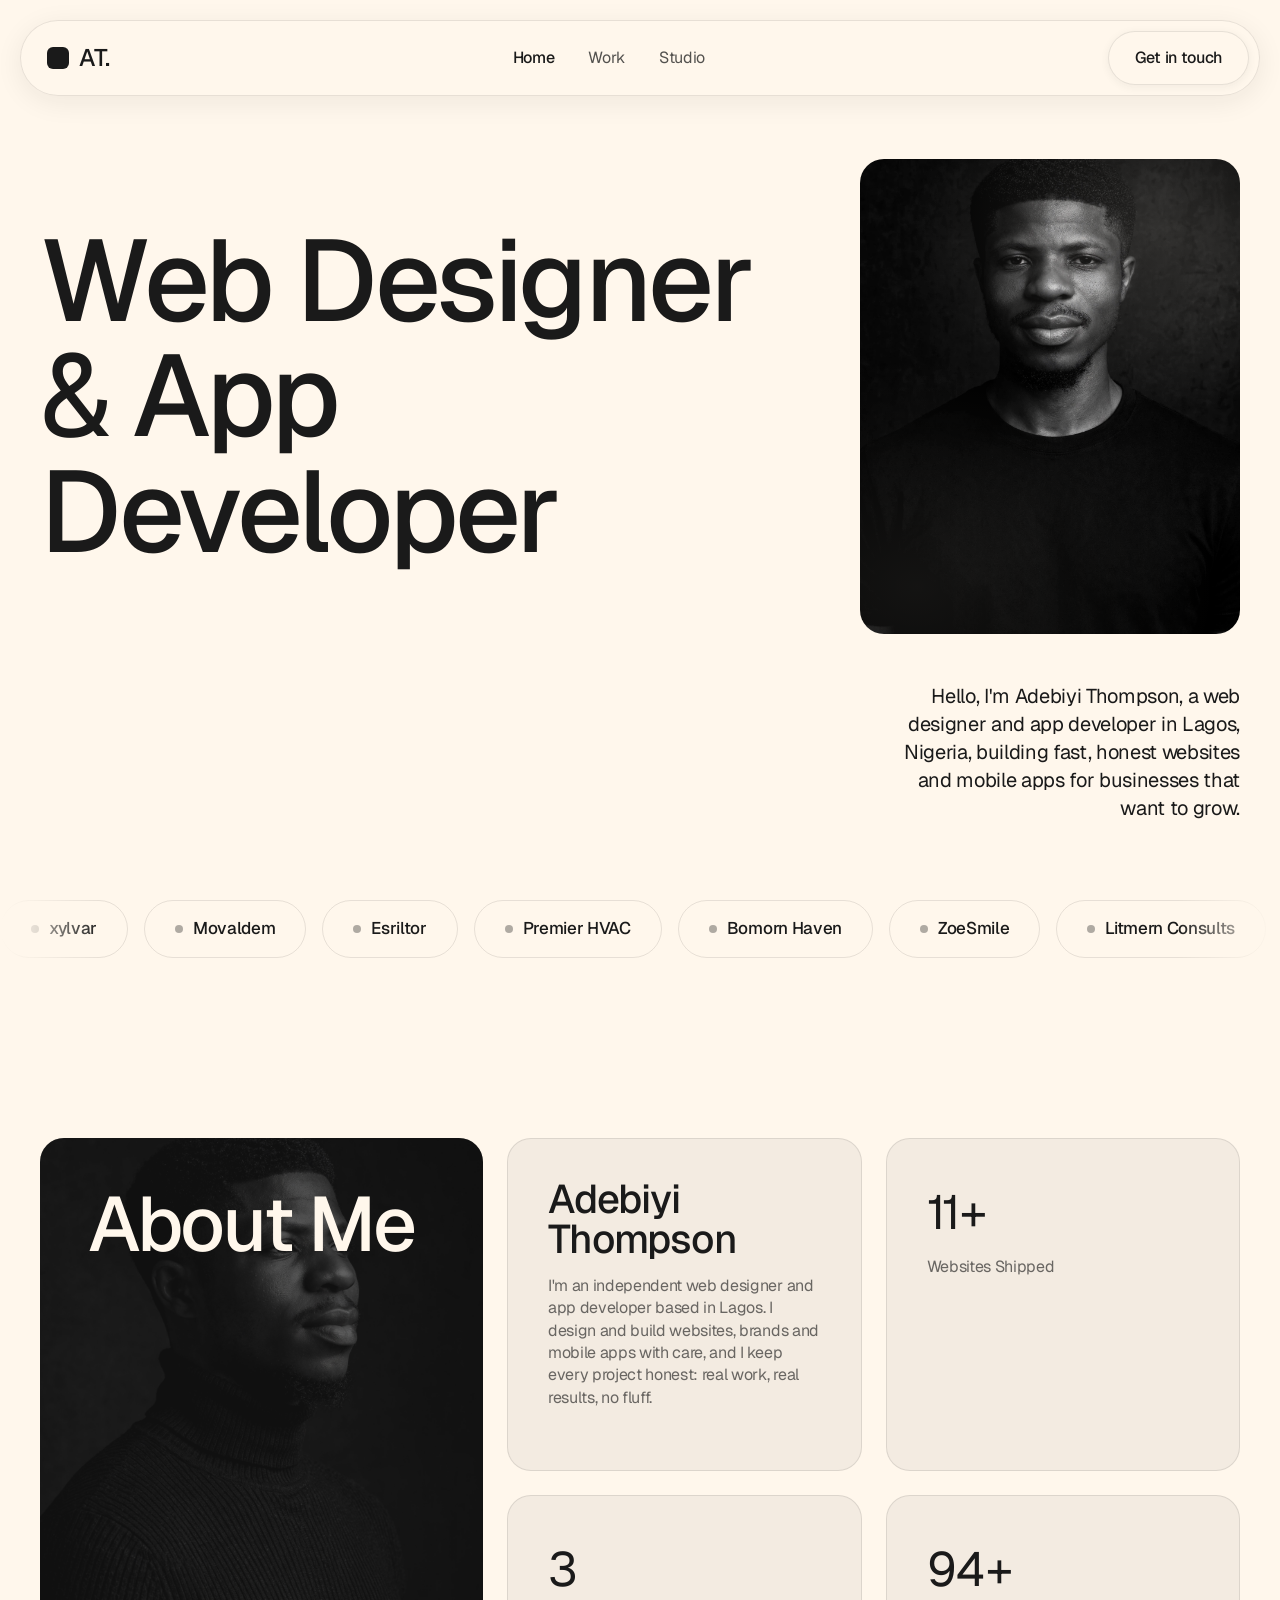
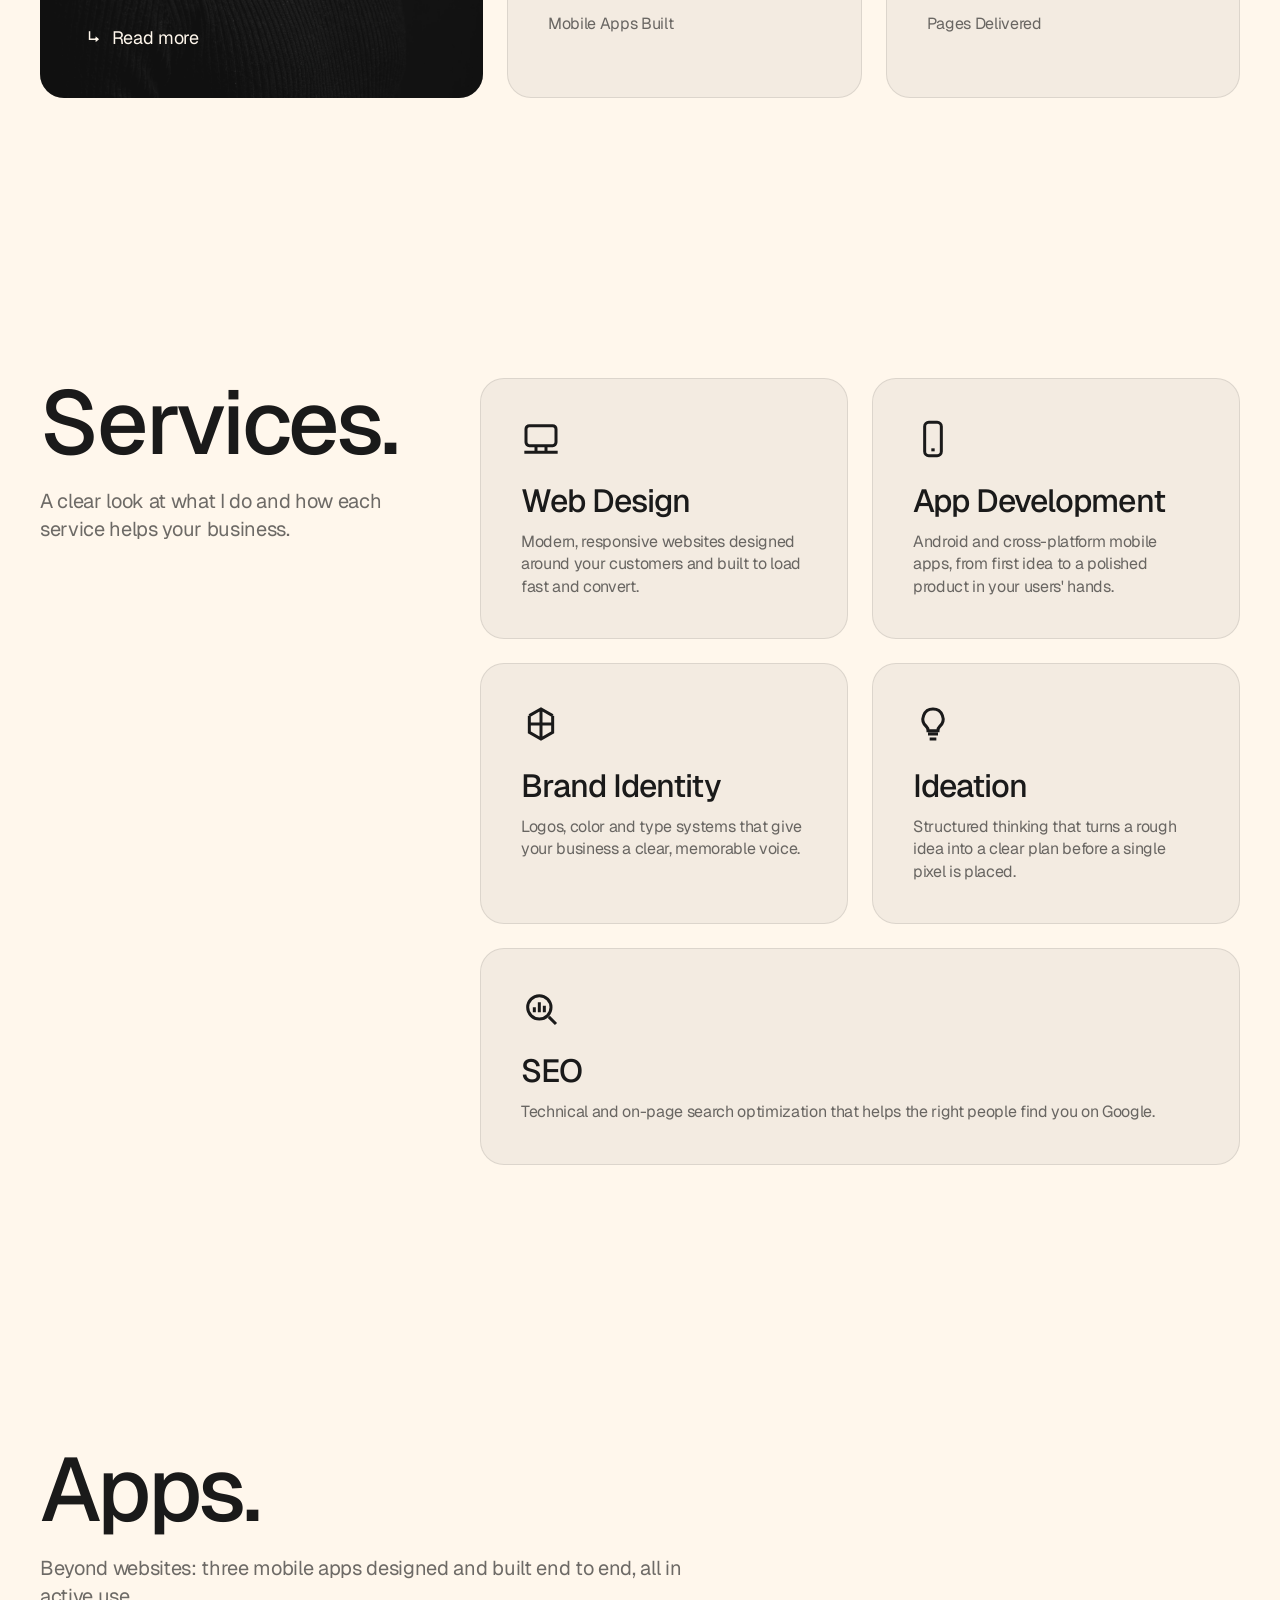
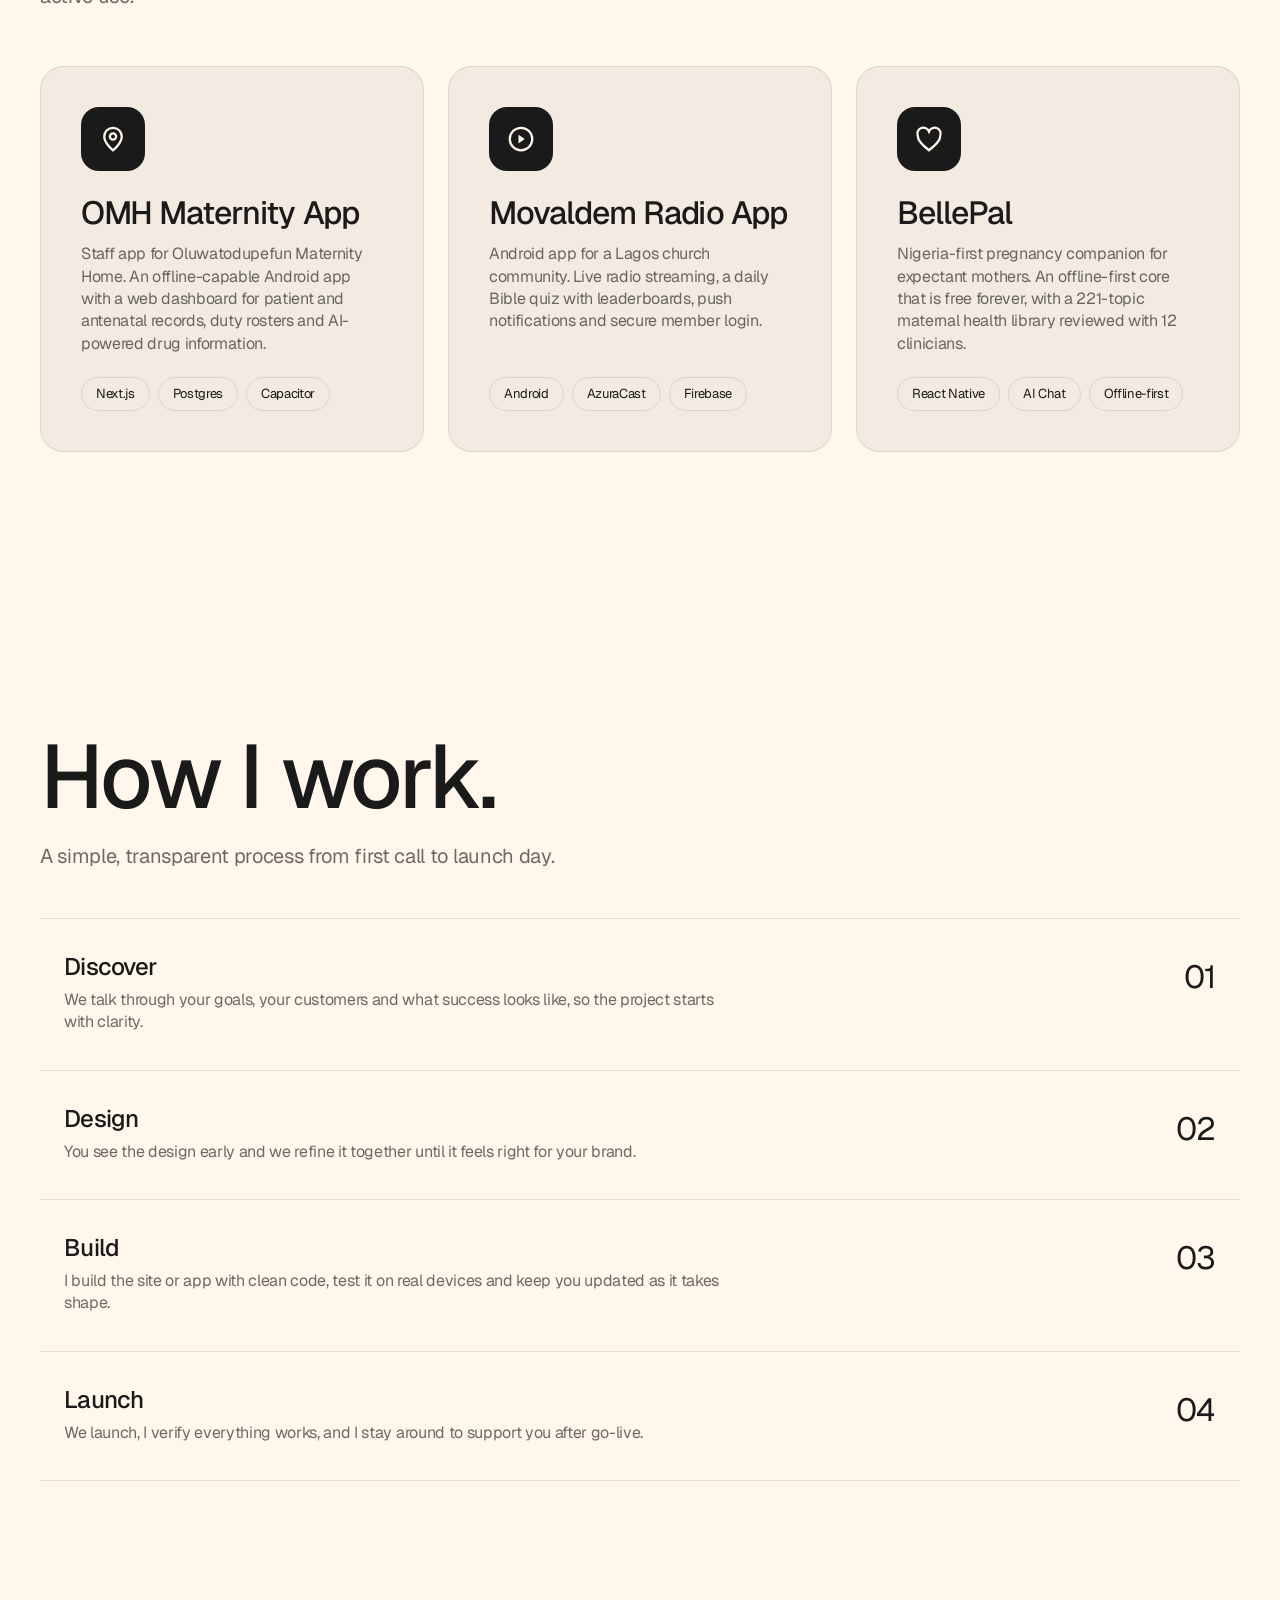
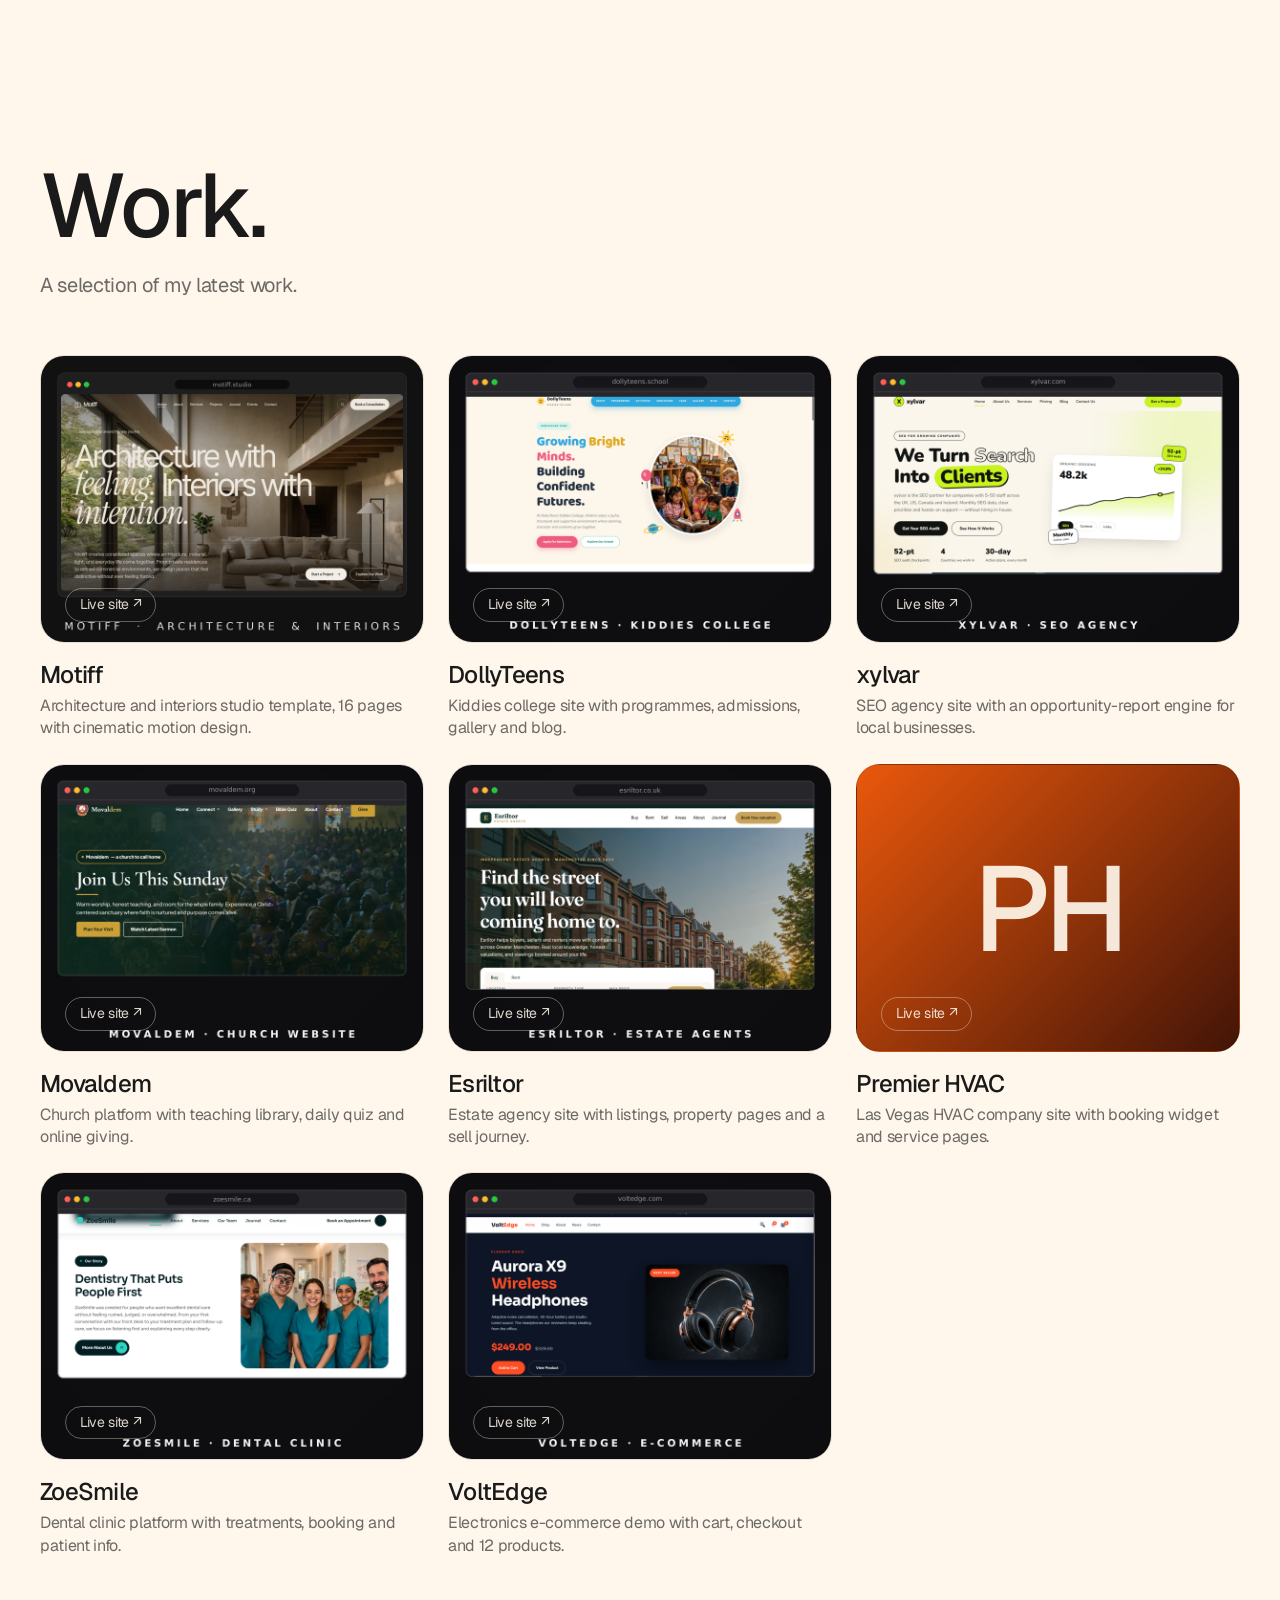
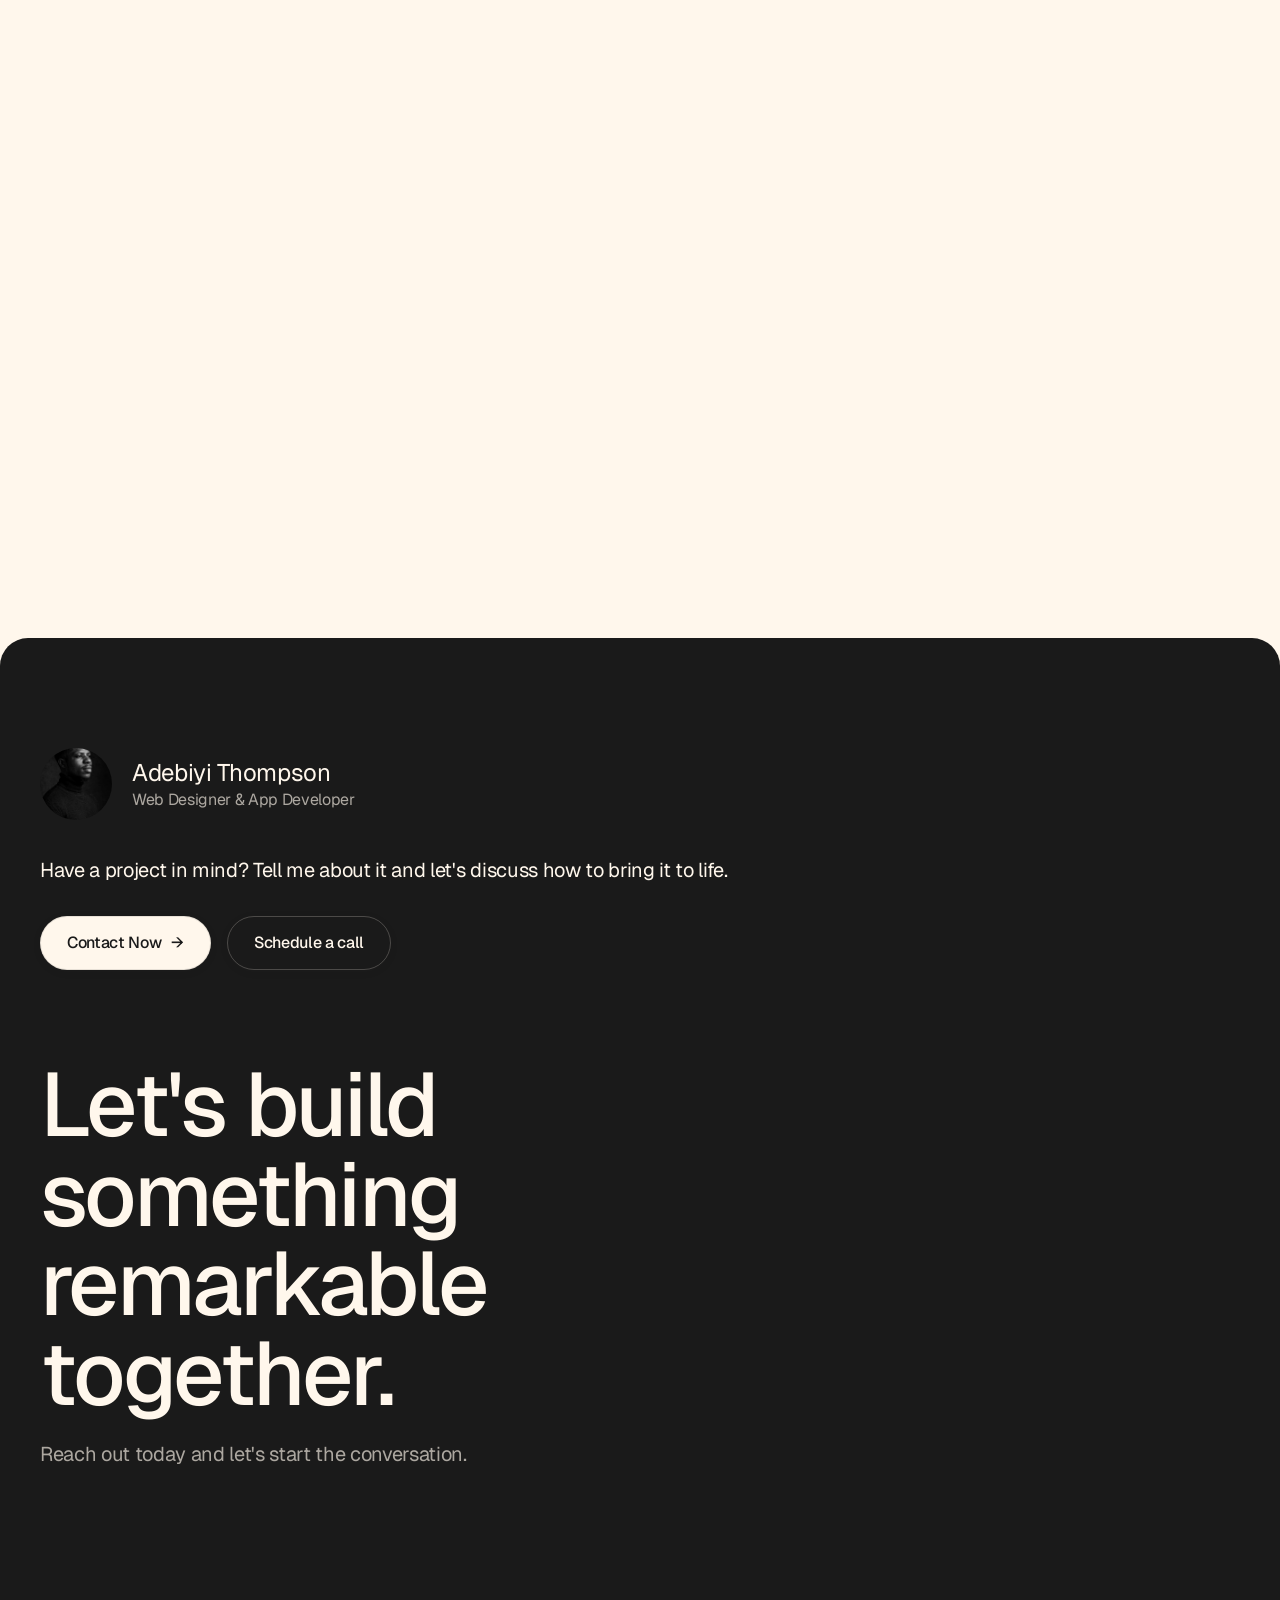
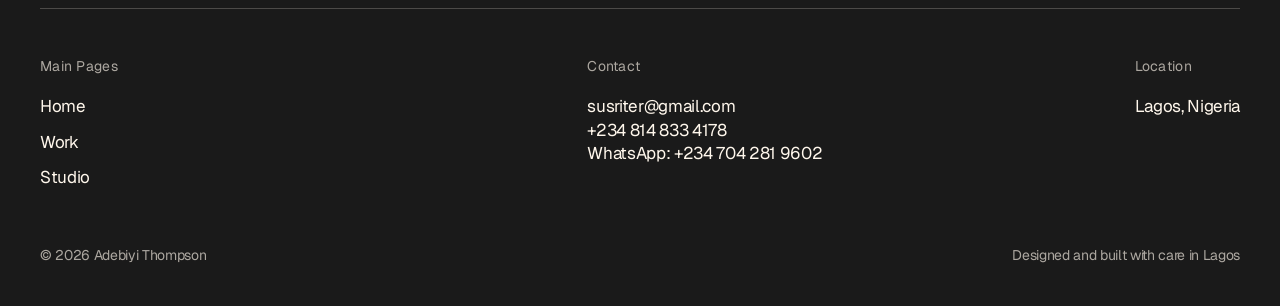
<file: index.html>
<!DOCTYPE html>
<html lang="en">
<head>
<meta charset="UTF-8">
<meta name="viewport" content="width=device-width, initial-scale=1.0">
<title>Adebiyi Thompson: Web Designer &amp; App Developer in Lagos</title>
<meta name="description" content="Adebiyi Thompson is a web designer and app developer in Lagos, Nigeria, building fast, honest websites and mobile apps for growing businesses.">
<link rel="preconnect" href="https://fonts.googleapis.com">
<link rel="preconnect" href="https://fonts.gstatic.com" crossorigin>
<link href="https://fonts.googleapis.com/css2?family=Geist:wght@100..900&display=swap" rel="stylesheet">
<link rel="stylesheet" href="assets/css/style.css">
<link rel="icon" href="assets/img/about-portrait.jpg">
</head>
<body>

<nav class="nav" aria-label="Main navigation">
  <a class="brand" href="index.html" aria-label="Adebiyi Thompson home"><span class="brand-mark"></span>AT.</a>
  <ul class="nav-links">
    <li><a href="index.html" class="active">Home</a></li>
    <li><a href="works.html">Work</a></li>
    <li><a href="studio.html">Studio</a></li>
  </ul>
  <a class="btn" href="mailto:susriter@gmail.com">Get in touch</a>
  <button class="burger" id="burger" aria-label="Open menu" aria-expanded="false"><span></span><span></span><span></span></button>
</nav>
<div class="mobile-menu" id="mobileMenu">
  <a href="index.html">Home</a>
  <a href="works.html">Work</a>
  <a href="studio.html">Studio</a>
  <a class="btn" href="mailto:susriter@gmail.com">Get in touch</a>
</div>

<header class="hero">
  <div class="wrap hero-grid">
    <h1>Web Designer<br><span class="amp">&amp;</span> App Developer</h1>
    <div class="hero-photo"><img src="assets/img/hero-portrait.jpg" alt="Adebiyi Thompson"></div>
    <p class="hero-intro">Hello, I'm Adebiyi Thompson, a web designer and app developer in Lagos, Nigeria, building fast, honest websites and mobile apps for businesses that want to grow.</p>
  </div>
</header>

<div class="strip" aria-label="Selected clients and projects">
  <div class="marquee"><div class="marquee-track" id="logoTrack">
    <span class="logo-pill"><i></i>xylvar</span><span class="logo-pill"><i></i>Movaldem</span><span class="logo-pill"><i></i>Esriltor</span><span class="logo-pill"><i></i>Premier HVAC</span><span class="logo-pill"><i></i>Bomorn Haven</span><span class="logo-pill"><i></i>ZoeSmile</span><span class="logo-pill"><i></i>Litmern Consults</span><span class="logo-pill"><i></i>SAG Ministry</span><span class="logo-pill"><i></i>Marksheet</span><span class="logo-pill"><i></i>VoltEdge</span>
  </div></div>
</div>

<section id="about" aria-label="About me">
  <div class="wrap bento">
    <div class="card about-dark reveal">
      <img class="about-photo" src="assets/img/about-portrait.jpg" alt="Adebiyi Thompson">
      <h2>About Me</h2>
      <a class="read-more" href="studio.html"><span class="arr">↳</span> Read more</a>
    </div>
    <div class="card reveal" data-delay="80">
      <h3 class="about-name">Adebiyi Thompson</h3>
      <p class="about-bio">I'm an independent web designer and app developer based in Lagos. I design and build websites, brands and mobile apps with care, and I keep every project honest: real work, real results, no fluff.</p>
    </div>
    <div class="card reveal" data-delay="140">
      <div class="stat-num">11+</div>
      <div class="stat-label">Websites Shipped</div>
    </div>
    <div class="card reveal" data-delay="200">
      <div class="stat-num">3</div>
      <div class="stat-label">Mobile Apps Built</div>
    </div>
    <div class="card reveal" data-delay="260">
      <div class="stat-num">94+</div>
      <div class="stat-label">Pages Delivered</div>
    </div>
  </div>
</section>

<section id="services" aria-label="Services">
  <div class="wrap services-layout">
    <div class="reveal sec-head-row">
      <h2 class="sec-head">Services.</h2>
      <p class="sec-sub">A clear look at what I do and how each service helps your business.</p>
    </div>
    <div class="svc-grid">
      <div class="card reveal" data-delay="60">
        <div class="svc-icon"><svg viewBox="0 0 24 24" fill="none" stroke="currentColor" stroke-width="1.8"><rect x="3" y="4" width="18" height="12" rx="2"/><path d="M2 20h20M9 16v4M15 16v4"/></svg></div>
        <h3 class="svc-title">Web Design</h3>
        <p class="svc-desc">Modern, responsive websites designed around your customers and built to load fast and convert.</p>
      </div>
      <div class="card reveal" data-delay="120">
        <div class="svc-icon"><svg viewBox="0 0 24 24" fill="none" stroke="currentColor" stroke-width="1.8"><rect x="7" y="2" width="10" height="20" rx="2.5"/><path d="M11 18.5h2"/></svg></div>
        <h3 class="svc-title">App Development</h3>
        <p class="svc-desc">Android and cross-platform mobile apps, from first idea to a polished product in your users' hands.</p>
      </div>
      <div class="card reveal" data-delay="180">
        <div class="svc-icon"><svg viewBox="0 0 24 24" fill="none" stroke="currentColor" stroke-width="1.8"><path d="M12 3v18M5 7l7-4 7 4M5 7v10l7 4 7-4V7"/><path d="M5 12h14"/></svg></div>
        <h3 class="svc-title">Brand Identity</h3>
        <p class="svc-desc">Logos, color and type systems that give your business a clear, memorable voice.</p>
      </div>
      <div class="card reveal" data-delay="240">
        <div class="svc-icon"><svg viewBox="0 0 24 24" fill="none" stroke="currentColor" stroke-width="1.8"><path d="M9 18h6M10 21h4M12 3a6 6 0 0 0-4 10.5c.8.7 1 1.5 1 2.5h6c0-1 .2-1.8 1-2.5A6 6 0 0 0 12 3z"/></svg></div>
        <h3 class="svc-title">Ideation</h3>
        <p class="svc-desc">Structured thinking that turns a rough idea into a clear plan before a single pixel is placed.</p>
      </div>
      <div class="card svc-wide reveal" data-delay="300">
        <div class="svc-icon"><svg viewBox="0 0 24 24" fill="none" stroke="currentColor" stroke-width="1.8"><circle cx="11" cy="11" r="7"/><path d="M21 21l-4.3-4.3M8 11v3M11 8v6M14 10v4"/></svg></div>
        <h3 class="svc-title">SEO</h3>
        <p class="svc-desc">Technical and on-page search optimization that helps the right people find you on Google.</p>
      </div>
    </div>
  </div>
</section>

<section id="apps" aria-label="Mobile apps">
  <div class="wrap">
    <div class="reveal">
      <h2 class="sec-head">Apps.</h2>
      <p class="sec-sub">Beyond websites: three mobile apps designed and built end to end, all in active use.</p>
    </div>
    <div class="apps-grid">
      <div class="card app-card reveal" data-delay="60">
        <div class="app-icon"><svg viewBox="0 0 24 24" fill="none" stroke="currentColor" stroke-width="1.8"><path d="M12 21s-7-5.5-7-11a7 7 0 0 1 14 0c0 5.5-7 11-7 11z"/><circle cx="12" cy="10" r="2.5"/></svg></div>
        <h3 class="app-name">OMH Maternity App</h3>
        <p class="app-desc">Staff app for Oluwatodupefun Maternity Home. An offline-capable Android app with a web dashboard for patient and antenatal records, duty rosters and AI-powered drug information.</p>
        <div class="stack"><span>Next.js</span><span>Postgres</span><span>Capacitor</span></div>
      </div>
      <div class="card app-card reveal" data-delay="140">
        <div class="app-icon"><svg viewBox="0 0 24 24" fill="none" stroke="currentColor" stroke-width="1.8"><circle cx="12" cy="12" r="9"/><path d="M10 8.5l5 3.5-5 3.5z" fill="currentColor" stroke="none"/></svg></div>
        <h3 class="app-name">Movaldem Radio App</h3>
        <p class="app-desc">Android app for a Lagos church community. Live radio streaming, a daily Bible quiz with leaderboards, push notifications and secure member login.</p>
        <div class="stack"><span>Android</span><span>AzuraCast</span><span>Firebase</span></div>
      </div>
      <div class="card app-card reveal" data-delay="220">
        <div class="app-icon"><svg viewBox="0 0 24 24" fill="none" stroke="currentColor" stroke-width="1.8"><path d="M12 21C7 17 3 13.5 3 9.5A4.5 4.5 0 0 1 12 6a4.5 4.5 0 0 1 9 3.5c0 4-4 7.5-9 11.5z"/></svg></div>
        <h3 class="app-name">BellePal</h3>
        <p class="app-desc">Nigeria-first pregnancy companion for expectant mothers. An offline-first core that is free forever, with a 221-topic maternal health library reviewed with 12 clinicians.</p>
        <div class="stack"><span>React Native</span><span>AI Chat</span><span>Offline-first</span></div>
      </div>
    </div>
  </div>
</section>

<section id="process" aria-label="How I work">
  <div class="wrap">
    <div class="reveal" style="margin-bottom:48px">
      <h2 class="sec-head">How I work.</h2>
      <p class="sec-sub">A simple, transparent process from first call to launch day.</p>
    </div>
    <div class="reveal">
      <div class="prow"><div><h3>Discover</h3><p>We talk through your goals, your customers and what success looks like, so the project starts with clarity.</p></div><span class="num">01</span></div>
      <div class="prow"><div><h3>Design</h3><p>You see the design early and we refine it together until it feels right for your brand.</p></div><span class="num">02</span></div>
      <div class="prow"><div><h3>Build</h3><p>I build the site or app with clean code, test it on real devices and keep you updated as it takes shape.</p></div><span class="num">03</span></div>
      <div class="prow"><div><h3>Launch</h3><p>We launch, I verify everything works, and I stay around to support you after go-live.</p></div><span class="num">04</span></div>
    </div>
  </div>
</section>

<section id="work" aria-label="Selected work">
  <div class="wrap">
    <div class="work-head reveal">
      <div>
        <h2 class="sec-head">Work.</h2>
        <p class="sec-sub">A selection of my latest work.</p>
      </div>
    </div>
  </div>
  <div class="wrap">
    <div class="work-grid reveal">
      <article class="work-card"><a href="https://julieellis1.github.io/motiff/" target="_blank" rel="noopener">
        <div class="work-visual"><img src="assets/img/work-motiff.png" alt="Motiff architecture studio website"><span class="wt">Live site ↗</span></div>
        <h3 class="work-title">Motiff</h3><p class="work-desc">Architecture and interiors studio template, 16 pages with cinematic motion design.</p></a></article>
      
      <article class="work-card"><a href="https://julieellis1.github.io/portfolio-demos/dollyteens/" target="_blank" rel="noopener">
        <div class="work-visual"><img src="assets/img/work-dollyteens.png" alt="DollyTeens Kiddies College website"><span class="wt">Live site ↗</span></div>
        <h3 class="work-title">DollyTeens</h3><p class="work-desc">Kiddies college site with programmes, admissions, gallery and blog.</p></a></article>
      <article class="work-card"><a href="https://xylvar.pages.dev" target="_blank" rel="noopener">
        <div class="work-visual"><img src="assets/img/work-xylvar.png" alt="xylvar website"><span class="wt">Live site ↗</span></div>
        <h3 class="work-title">xylvar</h3><p class="work-desc">SEO agency site with an opportunity-report engine for local businesses.</p></a></article>
      <article class="work-card"><a href="https://movaldem.teta.dpdns.org" target="_blank" rel="noopener">
        <div class="work-visual"><img src="assets/img/work-movaldem.png" alt="Movaldem church website"><span class="wt">Live site ↗</span></div>
        <h3 class="work-title">Movaldem</h3><p class="work-desc">Church platform with teaching library, daily quiz and online giving.</p></a></article>
      <article class="work-card"><a href="https://julieellis1.github.io/portfolio-demos/esriltor/" target="_blank" rel="noopener">
        <div class="work-visual"><img src="assets/img/work-esriltor.png" alt="Esriltor estate agency website"><span class="wt">Live site ↗</span></div>
        <h3 class="work-title">Esriltor</h3><p class="work-desc">Estate agency site with listings, property pages and a sell journey.</p></a></article>
      <article class="work-card"><a href="https://julieellis1.github.io/portfolio-demos/premier-hvac/" target="_blank" rel="noopener">
        <div class="work-visual" style="background:linear-gradient(135deg,#ea580c,#431407)"><span class="wi">PH</span><span class="wt">Live site ↗</span></div>
        <h3 class="work-title">Premier HVAC</h3><p class="work-desc">Las Vegas HVAC company site with booking widget and service pages.</p></a></article>
      <article class="work-card"><a href="https://zoesmile.teta.dpdns.org" target="_blank" rel="noopener">
        <div class="work-visual"><img src="assets/img/work-zoesmile.png" alt="ZoeSmile dental clinic website"><span class="wt">Live site ↗</span></div>
        <h3 class="work-title">ZoeSmile</h3><p class="work-desc">Dental clinic platform with treatments, booking and patient info.</p></a></article>
      <article class="work-card"><a href="https://julieellis1.github.io/portfolio-demos/voltedge/" target="_blank" rel="noopener">
        <div class="work-visual"><img src="assets/img/work-voltedge.png" alt="VoltEdge e-commerce website"><span class="wt">Live site ↗</span></div>
        <h3 class="work-title">VoltEdge</h3><p class="work-desc">Electronics e-commerce demo with cart, checkout and 12 products.</p></a></article>
    </div>
    <div class="center reveal"><a class="btn" href="works.html">See more work</a></div>
  </div>
</section>

<div class="statement reveal">
  <div class="wrap"><p>I believe a website should earn its keep. Every project I ship is designed to be fast, clear and honest, so your business looks credible from the very first visit.</p></div>
</div>

<section class="cta-section" aria-label="Contact">
  <div class="cta">
    <div class="wrap">
      <div class="cta-top reveal">
        <img class="avatar" src="assets/img/about-portrait.jpg" alt="Adebiyi Thompson">
        <div><div class="cta-name">Adebiyi Thompson</div><div class="cta-role">Web Designer &amp; App Developer</div></div>
      </div>
      <p class="cta-pitch reveal">Have a project in mind? Tell me about it and let's discuss how to bring it to life.</p>
      <div class="cta-btns reveal">
        <a class="btn btn-solid" href="mailto:susriter@gmail.com">Contact Now <span>→</span></a>
        <a class="btn btn-outline" href="mailto:susriter@gmail.com?subject=Schedule%20a%20call">Schedule a call</a>
      </div>
      <h2 class="reveal">Let's build something remarkable together.</h2>
      <p class="cta-sub reveal">Reach out today and let's start the conversation.</p>
    </div>
    <footer>
      <div class="wrap">
        <div class="foot-grid">
          <div><div class="foot-label">Main Pages</div><ul class="foot-links"><li><a href="index.html">Home</a></li><li><a href="works.html">Work</a></li><li><a href="studio.html">Studio</a></li></ul></div>
          <div><div class="foot-label">Contact</div><a class="foot-mail" href="mailto:susriter@gmail.com">susriter@gmail.com</a><br><a class="foot-mail" href="tel:+2348148334178">+234 814 833 4178</a><br><a class="foot-mail" href="https://wa.me/2347042819602" target="_blank" rel="noopener">WhatsApp: +234 704 281 9602</a></div>
          <div><div class="foot-label">Location</div><p style="font-size:17px">Lagos, Nigeria</p></div>
        </div>
        <div class="foot-base"><span>© <span id="year">2026</span> Adebiyi Thompson</span><span>Designed and built with care in Lagos</span></div>
      </div>
    </footer>
  </div>
</section>

<script src="assets/js/main.js"></script>
<script>
// duplicate marquee content for a seamless loop
(function(){var t=document.getElementById('logoTrack');if(t){t.innerHTML+=t.innerHTML;}})();
</script>
</body>
</html>
</file>
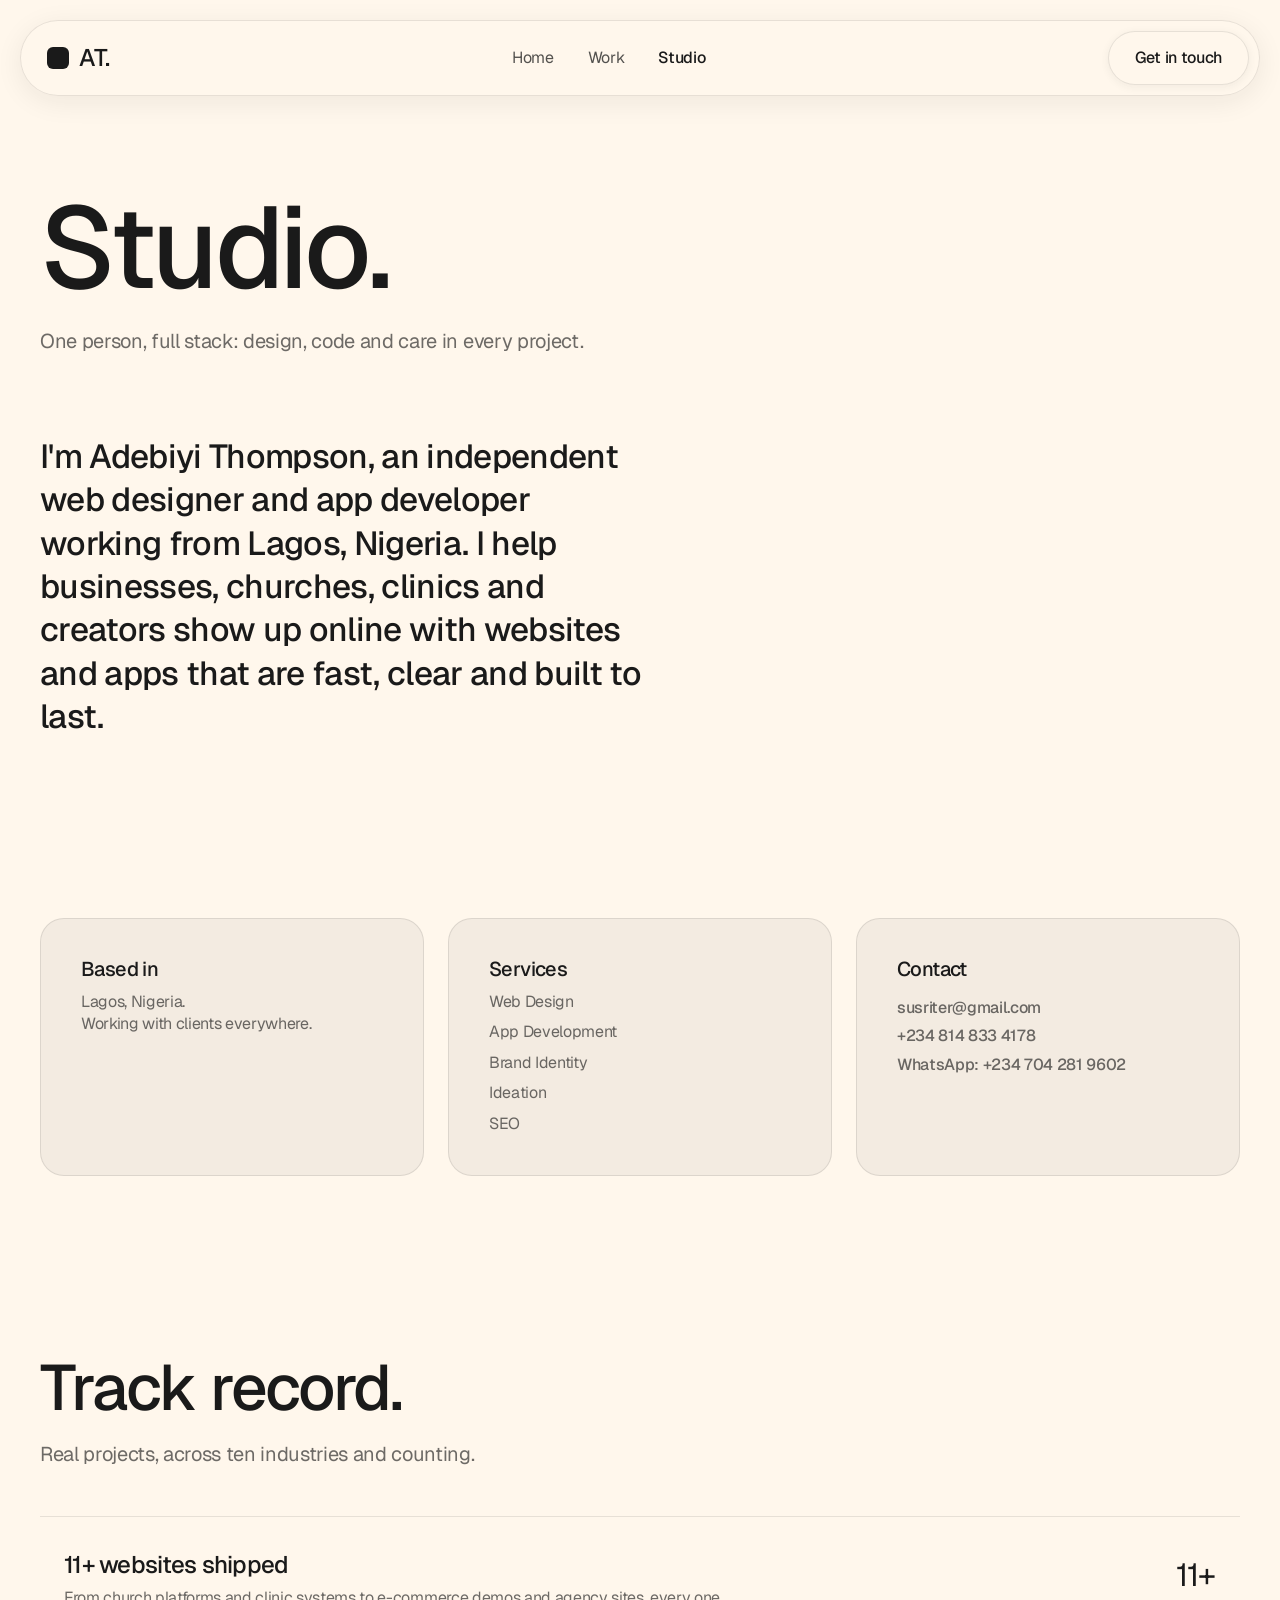
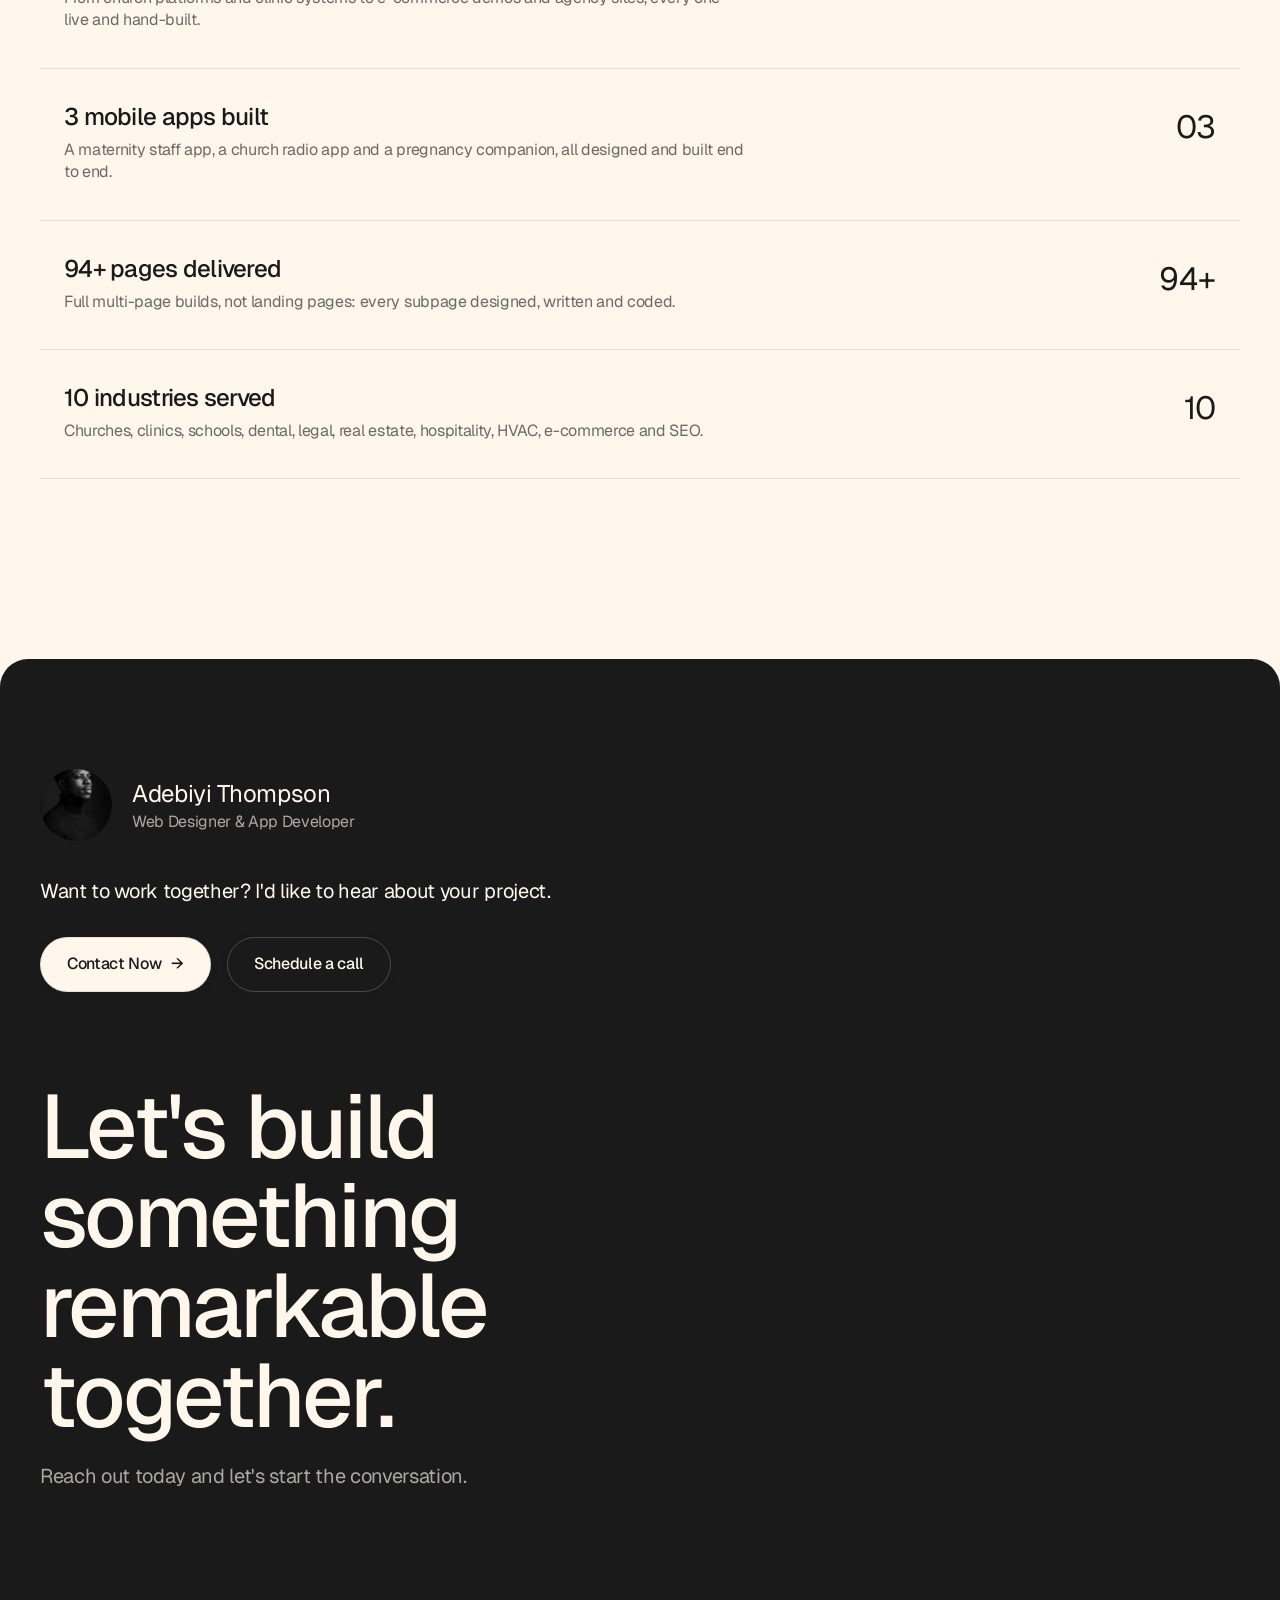
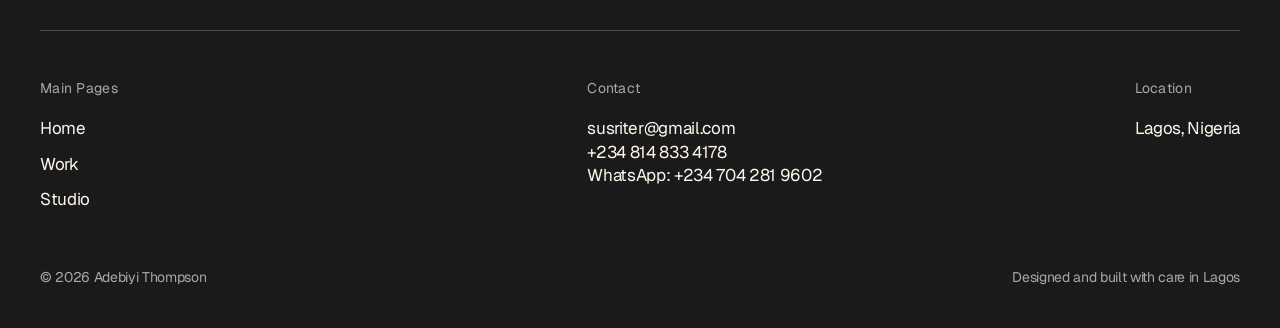
<file: studio.html>
<!DOCTYPE html>
<html lang="en">
<head>
<meta charset="UTF-8">
<meta name="viewport" content="width=device-width, initial-scale=1.0">
<title>Studio: Adebiyi Thompson</title>
<meta name="description" content="About Adebiyi Thompson: independent web designer and app developer in Lagos, Nigeria.">
<link rel="preconnect" href="https://fonts.googleapis.com">
<link rel="preconnect" href="https://fonts.gstatic.com" crossorigin>
<link href="https://fonts.googleapis.com/css2?family=Geist:wght@100..900&display=swap" rel="stylesheet">
<link rel="stylesheet" href="assets/css/style.css">
<link rel="icon" href="assets/img/about-portrait.jpg">
</head>
<body>

<nav class="nav" aria-label="Main navigation">
  <a class="brand" href="index.html" aria-label="Adebiyi Thompson home"><span class="brand-mark"></span>AT.</a>
  <ul class="nav-links">
    <li><a href="index.html">Home</a></li>
    <li><a href="works.html">Work</a></li>
    <li><a href="studio.html" class="active">Studio</a></li>
  </ul>
  <a class="btn" href="mailto:susriter@gmail.com">Get in touch</a>
  <button class="burger" id="burger" aria-label="Open menu" aria-expanded="false"><span></span><span></span><span></span></button>
</nav>
<div class="mobile-menu" id="mobileMenu">
  <a href="index.html">Home</a>
  <a href="works.html">Work</a>
  <a href="studio.html">Studio</a>
  <a class="btn" href="mailto:susriter@gmail.com">Get in touch</a>
</div>

<header class="page-hero">
  <div class="wrap">
    <h1>Studio.</h1>
    <p class="sec-sub">One person, full stack: design, code and care in every project.</p>
  </div>
</header>

<section style="padding-top:40px" aria-label="Bio">
  <div class="wrap">
    <p class="bio-lead reveal">I'm Adebiyi Thompson, an independent web designer and app developer working from Lagos, Nigeria. I help businesses, churches, clinics and creators show up online with websites and apps that are fast, clear and built to last.</p>
  </div>
</section>

<section aria-label="Quick facts" style="padding-top:40px">
  <div class="wrap facts">
    <div class="card fact reveal">
      <h3>Based in</h3>
      <p>Lagos, Nigeria.<br>Working with clients everywhere.</p>
    </div>
    <div class="card fact reveal" data-delay="80">
      <h3>Services</h3>
      <ul><li>Web Design</li><li>App Development</li><li>Brand Identity</li><li>Ideation</li><li>SEO</li></ul>
    </div>
    <div class="card fact reveal" data-delay="160">
      <h3>Contact</h3>
      <p><a class="arch-link" href="mailto:susriter@gmail.com">susriter@gmail.com</a></p>
      <p><a class="arch-link" href="tel:+2348148334178">+234 814 833 4178</a></p>
      <p><a class="arch-link" href="https://wa.me/2347042819602" target="_blank" rel="noopener">WhatsApp: +234 704 281 9602</a></p>
    </div>
  </div>
</section>

<section aria-label="Track record" style="padding-top:40px">
  <div class="wrap">
    <div class="reveal" style="margin-bottom:48px">
      <h2 class="sec-head" style="font-size:clamp(40px,5vw,64px)">Track record.</h2>
      <p class="sec-sub">Real projects, across ten industries and counting.</p>
    </div>
    <div class="reveal">
      <div class="prow"><div><h3>11+ websites shipped</h3><p>From church platforms and clinic systems to e-commerce demos and agency sites, every one live and hand-built.</p></div><span class="num">11+</span></div>
      <div class="prow"><div><h3>3 mobile apps built</h3><p>A maternity staff app, a church radio app and a pregnancy companion, all designed and built end to end.</p></div><span class="num">03</span></div>
      <div class="prow"><div><h3>94+ pages delivered</h3><p>Full multi-page builds, not landing pages: every subpage designed, written and coded.</p></div><span class="num">94+</span></div>
      <div class="prow"><div><h3>10 industries served</h3><p>Churches, clinics, schools, dental, legal, real estate, hospitality, HVAC, e-commerce and SEO.</p></div><span class="num">10</span></div>
    </div>
  </div>
</section>

<section class="cta-section" aria-label="Contact">
  <div class="cta">
    <div class="wrap">
      <div class="cta-top reveal">
        <img class="avatar" src="assets/img/about-portrait.jpg" alt="Adebiyi Thompson">
        <div><div class="cta-name">Adebiyi Thompson</div><div class="cta-role">Web Designer &amp; App Developer</div></div>
      </div>
      <p class="cta-pitch reveal">Want to work together? I'd like to hear about your project.</p>
      <div class="cta-btns reveal">
        <a class="btn btn-solid" href="mailto:susriter@gmail.com">Contact Now <span>→</span></a>
        <a class="btn btn-outline" href="mailto:susriter@gmail.com?subject=Schedule%20a%20call">Schedule a call</a>
      </div>
      <h2 class="reveal">Let's build something remarkable together.</h2>
      <p class="cta-sub reveal">Reach out today and let's start the conversation.</p>
    </div>
    <footer>
      <div class="wrap">
        <div class="foot-grid">
          <div><div class="foot-label">Main Pages</div><ul class="foot-links"><li><a href="index.html">Home</a></li><li><a href="works.html">Work</a></li><li><a href="studio.html">Studio</a></li></ul></div>
          <div><div class="foot-label">Contact</div><a class="foot-mail" href="mailto:susriter@gmail.com">susriter@gmail.com</a><br><a class="foot-mail" href="tel:+2348148334178">+234 814 833 4178</a><br><a class="foot-mail" href="https://wa.me/2347042819602" target="_blank" rel="noopener">WhatsApp: +234 704 281 9602</a></div>
          <div><div class="foot-label">Location</div><p style="font-size:17px">Lagos, Nigeria</p></div>
        </div>
        <div class="foot-base"><span>© <span id="year">2026</span> Adebiyi Thompson</span><span>Designed and built with care in Lagos</span></div>
      </div>
    </footer>
  </div>
</section>

<script src="assets/js/main.js"></script>
</body>
</html>
</file>
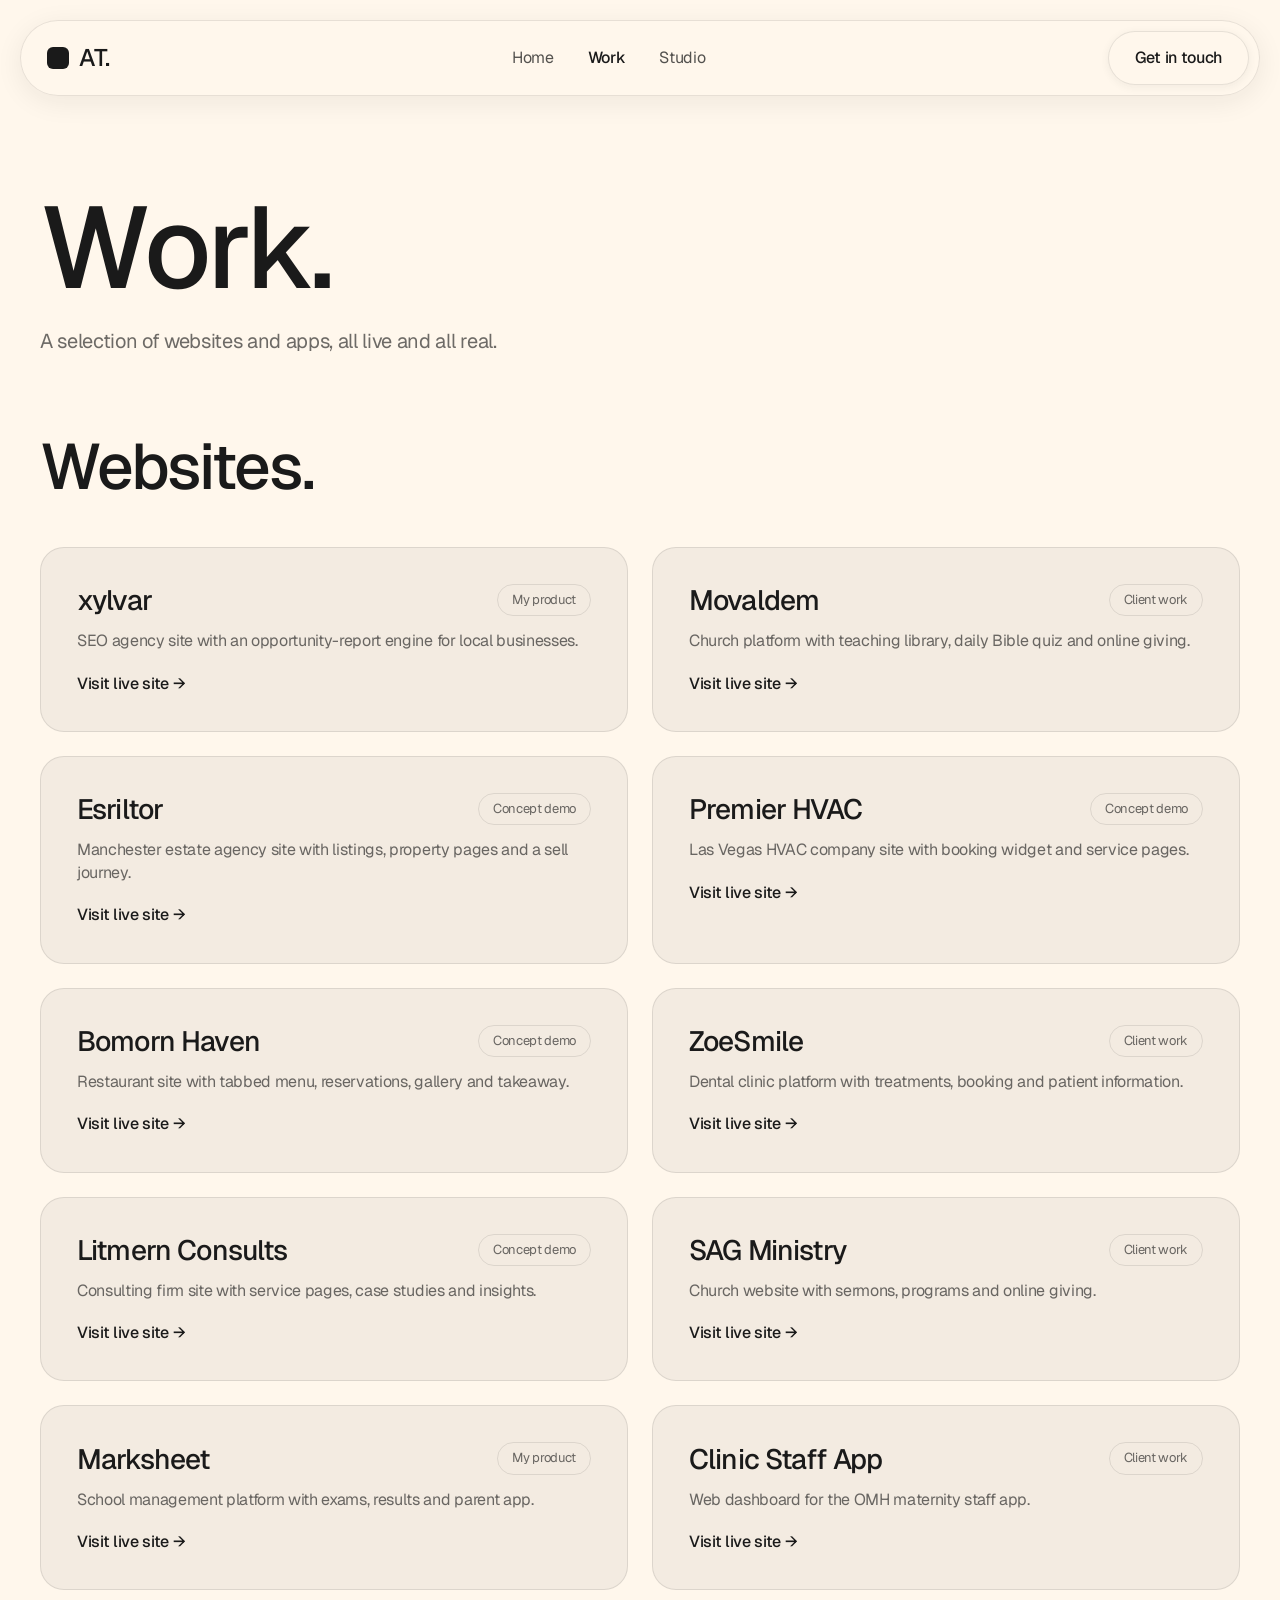
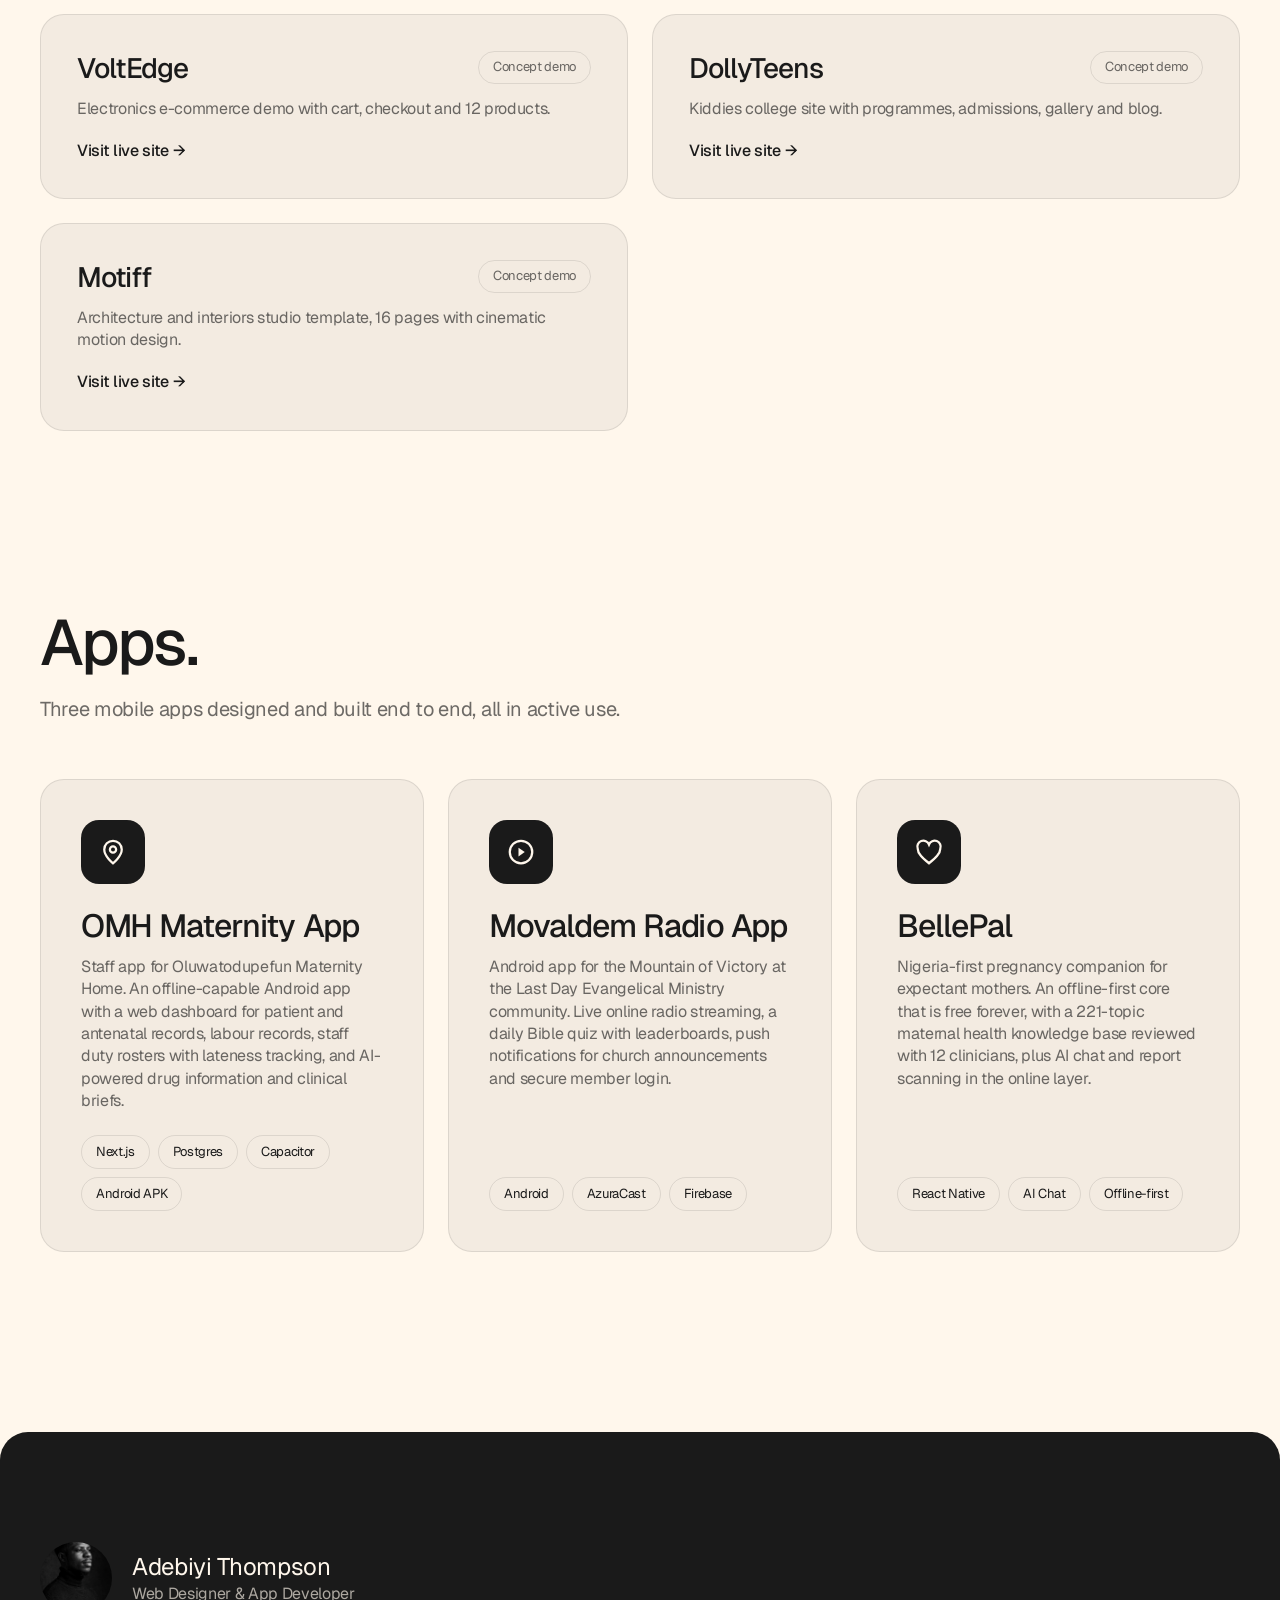
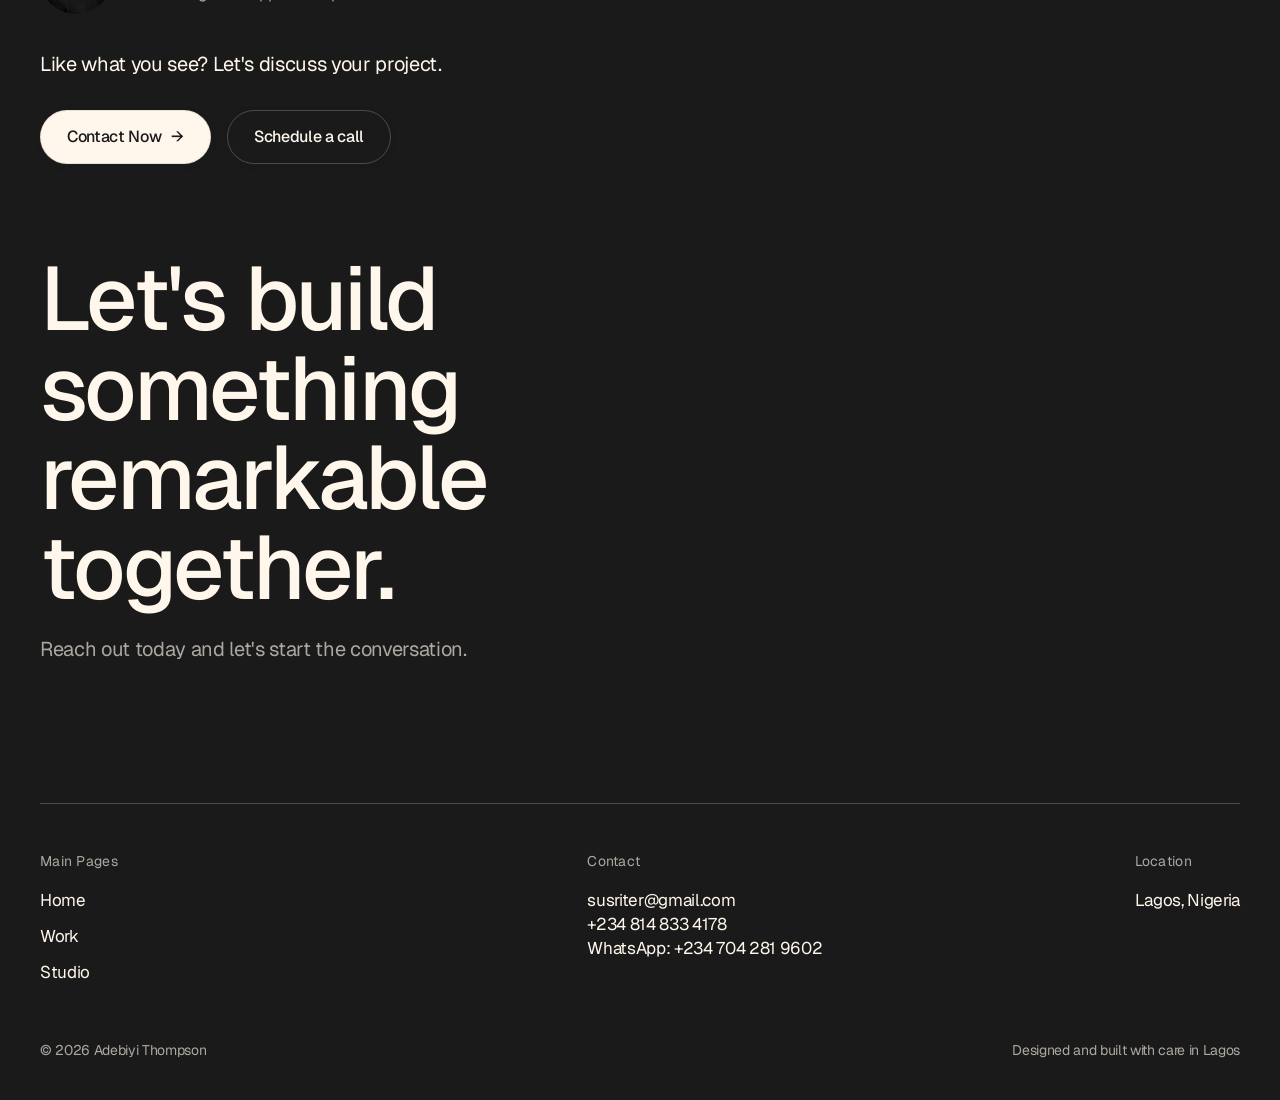
<file: works.html>
<!DOCTYPE html>
<html lang="en">
<head>
<meta charset="UTF-8">
<meta name="viewport" content="width=device-width, initial-scale=1.0">
<title>Work: Adebiyi Thompson</title>
<meta name="description" content="Selected websites and mobile apps by Adebiyi Thompson, web designer and app developer in Lagos, Nigeria.">
<link rel="preconnect" href="https://fonts.googleapis.com">
<link rel="preconnect" href="https://fonts.gstatic.com" crossorigin>
<link href="https://fonts.googleapis.com/css2?family=Geist:wght@100..900&display=swap" rel="stylesheet">
<link rel="stylesheet" href="assets/css/style.css">
<link rel="icon" href="assets/img/about-portrait.jpg">
</head>
<body>

<nav class="nav" aria-label="Main navigation">
  <a class="brand" href="index.html" aria-label="Adebiyi Thompson home"><span class="brand-mark"></span>AT.</a>
  <ul class="nav-links">
    <li><a href="index.html">Home</a></li>
    <li><a href="works.html" class="active">Work</a></li>
    <li><a href="studio.html">Studio</a></li>
  </ul>
  <a class="btn" href="mailto:susriter@gmail.com">Get in touch</a>
  <button class="burger" id="burger" aria-label="Open menu" aria-expanded="false"><span></span><span></span><span></span></button>
</nav>
<div class="mobile-menu" id="mobileMenu">
  <a href="index.html">Home</a>
  <a href="works.html">Work</a>
  <a href="studio.html">Studio</a>
  <a class="btn" href="mailto:susriter@gmail.com">Get in touch</a>
</div>

<header class="page-hero">
  <div class="wrap">
    <h1>Work.</h1>
    <p class="sec-sub">A selection of websites and apps, all live and all real.</p>
  </div>
</header>

<section style="padding-top:40px" aria-label="Websites">
  <div class="wrap">
    <div class="reveal" style="margin-bottom:48px"><h2 class="sec-head" style="font-size:clamp(40px,5vw,64px)">Websites.</h2></div>
    <div class="arch-grid">
      <div class="arch-card reveal"><div class="arch-top"><h3 class="arch-name">xylvar</h3><span class="tag">My product</span></div><p class="arch-desc">SEO agency site with an opportunity-report engine for local businesses.</p><a class="arch-link" href="https://xylvar.pages.dev" target="_blank" rel="noopener">Visit live site →</a></div>
      <div class="arch-card reveal" data-delay="60"><div class="arch-top"><h3 class="arch-name">Movaldem</h3><span class="tag">Client work</span></div><p class="arch-desc">Church platform with teaching library, daily Bible quiz and online giving.</p><a class="arch-link" href="https://movaldem.teta.dpdns.org" target="_blank" rel="noopener">Visit live site →</a></div>
      <div class="arch-card reveal"><div class="arch-top"><h3 class="arch-name">Esriltor</h3><span class="tag">Concept demo</span></div><p class="arch-desc">Manchester estate agency site with listings, property pages and a sell journey.</p><a class="arch-link" href="https://julieellis1.github.io/portfolio-demos/esriltor/" target="_blank" rel="noopener">Visit live site →</a></div>
      <div class="arch-card reveal" data-delay="60"><div class="arch-top"><h3 class="arch-name">Premier HVAC</h3><span class="tag">Concept demo</span></div><p class="arch-desc">Las Vegas HVAC company site with booking widget and service pages.</p><a class="arch-link" href="https://julieellis1.github.io/portfolio-demos/premier-hvac/" target="_blank" rel="noopener">Visit live site →</a></div>
      <div class="arch-card reveal"><div class="arch-top"><h3 class="arch-name">Bomorn Haven</h3><span class="tag">Concept demo</span></div><p class="arch-desc">Restaurant site with tabbed menu, reservations, gallery and takeaway.</p><a class="arch-link" href="https://julieellis1.github.io/portfolio-demos/bomorn-haven/" target="_blank" rel="noopener">Visit live site →</a></div>
      <div class="arch-card reveal" data-delay="60"><div class="arch-top"><h3 class="arch-name">ZoeSmile</h3><span class="tag">Client work</span></div><p class="arch-desc">Dental clinic platform with treatments, booking and patient information.</p><a class="arch-link" href="https://zoesmile.teta.dpdns.org" target="_blank" rel="noopener">Visit live site →</a></div>
      <div class="arch-card reveal"><div class="arch-top"><h3 class="arch-name">Litmern Consults</h3><span class="tag">Concept demo</span></div><p class="arch-desc">Consulting firm site with service pages, case studies and insights.</p><a class="arch-link" href="https://julieellis1.github.io/portfolio-demos/litmern-consults/" target="_blank" rel="noopener">Visit live site →</a></div>
      <div class="arch-card reveal" data-delay="60"><div class="arch-top"><h3 class="arch-name">SAG Ministry</h3><span class="tag">Client work</span></div><p class="arch-desc">Church website with sermons, programs and online giving.</p><a class="arch-link" href="https://test.teta.dpdns.org" target="_blank" rel="noopener">Visit live site →</a></div>
      <div class="arch-card reveal"><div class="arch-top"><h3 class="arch-name">Marksheet</h3><span class="tag">My product</span></div><p class="arch-desc">School management platform with exams, results and parent app.</p><a class="arch-link" href="https://marksheet.top" target="_blank" rel="noopener">Visit live site →</a></div>
      <div class="arch-card reveal" data-delay="60"><div class="arch-top"><h3 class="arch-name">Clinic Staff App</h3><span class="tag">Client work</span></div><p class="arch-desc">Web dashboard for the OMH maternity staff app.</p><a class="arch-link" href="https://omh.teta.dpdns.org" target="_blank" rel="noopener">Visit live site →</a></div>
      <div class="arch-card reveal"><div class="arch-top"><h3 class="arch-name">VoltEdge</h3><span class="tag">Concept demo</span></div><p class="arch-desc">Electronics e-commerce demo with cart, checkout and 12 products.</p><a class="arch-link" href="https://julieellis1.github.io/portfolio-demos/voltedge/" target="_blank" rel="noopener">Visit live site →</a></div>
      <div class="arch-card reveal" data-delay="60"><div class="arch-top"><h3 class="arch-name">DollyTeens</h3><span class="tag">Concept demo</span></div><p class="arch-desc">Kiddies college site with programmes, admissions, gallery and blog.</p><a class="arch-link" href="https://julieellis1.github.io/portfolio-demos/dollyteens/" target="_blank" rel="noopener">Visit live site →</a></div>
      <div class="arch-card reveal" data-delay="60"><div class="arch-top"><h3 class="arch-name">Motiff</h3><span class="tag">Concept demo</span></div><p class="arch-desc">Architecture and interiors studio template, 16 pages with cinematic motion design.</p><a class="arch-link" href="https://julieellis1.github.io/motiff/" target="_blank" rel="noopener">Visit live site →</a></div>
    </div>
  </div>
</section>

<section aria-label="Mobile apps" style="padding-top:40px">
  <div class="wrap">
    <div class="reveal" style="margin-bottom:8px"><h2 class="sec-head" style="font-size:clamp(40px,5vw,64px)">Apps.</h2>
    <p class="sec-sub">Three mobile apps designed and built end to end, all in active use.</p></div>
    <div class="apps-grid">
      <div class="card app-card reveal" data-delay="60">
        <div class="app-icon"><svg viewBox="0 0 24 24" fill="none" stroke="currentColor" stroke-width="1.8"><path d="M12 21s-7-5.5-7-11a7 7 0 0 1 14 0c0 5.5-7 11-7 11z"/><circle cx="12" cy="10" r="2.5"/></svg></div>
        <h3 class="app-name">OMH Maternity App</h3>
        <p class="app-desc">Staff app for Oluwatodupefun Maternity Home. An offline-capable Android app with a web dashboard for patient and antenatal records, labour records, staff duty rosters with lateness tracking, and AI-powered drug information and clinical briefs.</p>
        <div class="stack"><span>Next.js</span><span>Postgres</span><span>Capacitor</span><span>Android APK</span></div>
      </div>
      <div class="card app-card reveal" data-delay="140">
        <div class="app-icon"><svg viewBox="0 0 24 24" fill="none" stroke="currentColor" stroke-width="1.8"><circle cx="12" cy="12" r="9"/><path d="M10 8.5l5 3.5-5 3.5z" fill="currentColor" stroke="none"/></svg></div>
        <h3 class="app-name">Movaldem Radio App</h3>
        <p class="app-desc">Android app for the Mountain of Victory at the Last Day Evangelical Ministry community. Live online radio streaming, a daily Bible quiz with leaderboards, push notifications for church announcements and secure member login.</p>
        <div class="stack"><span>Android</span><span>AzuraCast</span><span>Firebase</span></div>
      </div>
      <div class="card app-card reveal" data-delay="220">
        <div class="app-icon"><svg viewBox="0 0 24 24" fill="none" stroke="currentColor" stroke-width="1.8"><path d="M12 21C7 17 3 13.5 3 9.5A4.5 4.5 0 0 1 12 6a4.5 4.5 0 0 1 9 3.5c0 4-4 7.5-9 11.5z"/></svg></div>
        <h3 class="app-name">BellePal</h3>
        <p class="app-desc">Nigeria-first pregnancy companion for expectant mothers. An offline-first core that is free forever, with a 221-topic maternal health knowledge base reviewed with 12 clinicians, plus AI chat and report scanning in the online layer.</p>
        <div class="stack"><span>React Native</span><span>AI Chat</span><span>Offline-first</span></div>
      </div>
    </div>
  </div>
</section>

<section class="cta-section" aria-label="Contact">
  <div class="cta">
    <div class="wrap">
      <div class="cta-top reveal">
        <img class="avatar" src="assets/img/about-portrait.jpg" alt="Adebiyi Thompson">
        <div><div class="cta-name">Adebiyi Thompson</div><div class="cta-role">Web Designer &amp; App Developer</div></div>
      </div>
      <p class="cta-pitch reveal">Like what you see? Let's discuss your project.</p>
      <div class="cta-btns reveal">
        <a class="btn btn-solid" href="mailto:susriter@gmail.com">Contact Now <span>→</span></a>
        <a class="btn btn-outline" href="mailto:susriter@gmail.com?subject=Schedule%20a%20call">Schedule a call</a>
      </div>
      <h2 class="reveal">Let's build something remarkable together.</h2>
      <p class="cta-sub reveal">Reach out today and let's start the conversation.</p>
    </div>
    <footer>
      <div class="wrap">
        <div class="foot-grid">
          <div><div class="foot-label">Main Pages</div><ul class="foot-links"><li><a href="index.html">Home</a></li><li><a href="works.html">Work</a></li><li><a href="studio.html">Studio</a></li></ul></div>
          <div><div class="foot-label">Contact</div><a class="foot-mail" href="mailto:susriter@gmail.com">susriter@gmail.com</a><br><a class="foot-mail" href="tel:+2348148334178">+234 814 833 4178</a><br><a class="foot-mail" href="https://wa.me/2347042819602" target="_blank" rel="noopener">WhatsApp: +234 704 281 9602</a></div>
          <div><div class="foot-label">Location</div><p style="font-size:17px">Lagos, Nigeria</p></div>
        </div>
        <div class="foot-base"><span>© <span id="year">2026</span> Adebiyi Thompson</span><span>Designed and built with care in Lagos</span></div>
      </div>
    </footer>
  </div>
</section>

<script src="assets/js/main.js"></script>
</body>
</html>
</file>
<file: assets/css/style.css>
/* ============================================================
   Adebiyi Thompson - Portfolio
   Clean-room build. Design language studied from the Sameera
   Webflow template (warm cream, Geist type, pill nav, bento
   cards); all code below is original.
   ============================================================ */
:root{
  --bg:#FFF7EC;
  --card:#F3EBE1;
  --ink:#1A1A1A;
  --muted:rgba(26,26,26,.64);
  --line:rgba(26,26,26,.10);
  --dark:#1A1A1A;
  --cream:#FFF7EC;
  --cream-dim:rgba(255,247,236,.64);
  --line-dark:rgba(255,247,236,.22);
  --font:'Geist','Inter',system-ui,-apple-system,'Segoe UI',Roboto,sans-serif;
  --r-lg:24px; --r-pill:999px;
  --ease:cubic-bezier(.22,.61,.36,1);
}
*{margin:0;padding:0;box-sizing:border-box}
html{scroll-behavior:smooth}
html,body{overflow-x:clip}
body{
  font-family:var(--font);background:var(--bg);color:var(--ink);
  font-size:16px;line-height:1.4;letter-spacing:-.33px;
  -webkit-font-smoothing:antialiased;
}
img{max-width:100%;display:block}
a{color:inherit;text-decoration:none}
::selection{background:var(--ink);color:var(--cream)}

.wrap{max-width:1360px;margin:0 auto;padding:0 40px}
section{padding:140px 0}
h1,h2,h3{font-weight:500;letter-spacing:-.03em;line-height:1}
.sec-head{font-size:clamp(48px,7vw,96px);margin-bottom:20px}
.sec-sub{font-size:20px;color:var(--muted);max-width:52ch}

/* ---------- reveal animation ---------- */
.reveal{opacity:0;transform:translateY(28px);transition:opacity .8s var(--ease),transform .8s var(--ease)}
.reveal.in{opacity:1;transform:none}
@media(prefers-reduced-motion:reduce){
  .reveal{opacity:1;transform:none;transition:none}
  html{scroll-behavior:auto}
  .marquee-track{animation:none!important}
}

/* ---------- nav ---------- */
.nav{
  position:fixed;top:20px;left:20px;right:20px;z-index:100;
  display:flex;align-items:center;justify-content:space-between;gap:16px;
  background:rgba(255,247,236,.82);backdrop-filter:blur(16px);-webkit-backdrop-filter:blur(16px);
  border:1px solid var(--line);border-radius:var(--r-pill);
  padding:10px 10px 10px 26px;
  box-shadow:0 6px 28px rgba(26,26,26,.07);
}
.brand{display:flex;align-items:center;gap:10px;font-size:24px;font-weight:500;letter-spacing:-.02em}
.brand-mark{width:22px;height:22px;border-radius:6px;background:var(--ink);flex:none}
.nav-links{display:flex;gap:34px;list-style:none}
.nav-links a{font-size:16px;color:var(--ink);opacity:.75;transition:opacity .25s}
.nav-links a:hover{opacity:1}
.nav-links a.active{font-weight:500;opacity:1}
.btn{
  display:inline-flex;align-items:center;gap:10px;
  background:var(--bg);color:var(--ink);border:1px solid var(--line);
  border-radius:var(--r-pill);padding:15px 26px;font-size:16px;font-weight:500;
  font-family:var(--font);cursor:pointer;white-space:nowrap;
  box-shadow:0 2px 10px rgba(26,26,26,.06);
  transition:transform .3s var(--ease),box-shadow .3s var(--ease),background .3s;
}
.btn:hover{transform:translateY(-2px);box-shadow:0 8px 22px rgba(26,26,26,.12)}
.btn-solid{background:var(--cream);color:var(--ink)}
.btn-outline{background:transparent;color:var(--cream);border-color:var(--line-dark)}
.burger{display:none;background:none;border:0;cursor:pointer;padding:12px}
.burger span{display:block;width:26px;height:2px;background:var(--ink);margin:6px 0;border-radius:2px;transition:transform .3s var(--ease),opacity .3s}
.mobile-menu{display:none}

/* ---------- hero ---------- */
.hero{min-height:100svh;display:flex;align-items:center;padding:150px 0 70px}
.hero-grid{display:grid;grid-template-columns:1fr 380px;gap:48px;align-items:center;width:100%}
.hero h1{font-size:clamp(60px,9vw,128px)}
.hero h1 .amp{font-weight:400}
.hero-photo img{width:100%;height:100%;object-fit:cover;display:block}
.hero-photo{
  border-radius:var(--r-lg);overflow:hidden;aspect-ratio:4/5;position:relative;
  background:linear-gradient(150deg,#2a2a2a,#101010 70%);
  display:flex;align-items:flex-end;justify-content:center;
}
.hero-photo::before{
  content:'';position:absolute;inset:0;
  background:
    radial-gradient(420px 300px at 80% 15%,rgba(255,247,236,.14),transparent 60%),
    radial-gradient(500px 380px at 15% 90%,rgba(255,247,236,.08),transparent 60%);
}
.hero-photo .mono{
  position:relative;font-size:150px;font-weight:500;color:var(--cream);opacity:.9;
  letter-spacing:-.05em;line-height:1;padding-bottom:40px;
}
.hero-intro{grid-column:2;text-align:right;font-size:20px;color:var(--ink);max-width:340px;justify-self:end}
/* load animation */
.hero h1,.hero-photo,.hero-intro{opacity:0;transform:translateY(34px);transition:opacity .9s var(--ease),transform .9s var(--ease)}
body.loaded .hero h1{opacity:1;transform:none;transition-delay:.05s}
body.loaded .hero-photo{opacity:1;transform:none;transition-delay:.18s}
body.loaded .hero-intro{opacity:1;transform:none;transition-delay:.32s}
@media(prefers-reduced-motion:reduce){
  .hero h1,.hero-photo,.hero-intro{opacity:1;transform:none;transition:none}
}

/* ---------- logo marquee ---------- */
.strip{padding:0 0 40px;overflow:hidden}
.marquee{overflow:hidden;-webkit-mask-image:linear-gradient(90deg,transparent,#000 8%,#000 92%,transparent);mask-image:linear-gradient(90deg,transparent,#000 8%,#000 92%,transparent)}
.marquee-track{display:flex;gap:16px;width:max-content;animation:marquee 32s linear infinite}
.marquee:hover .marquee-track{animation-play-state:paused}
@keyframes marquee{to{transform:translateX(-50%)}}
.logo-pill{
  border:1px solid var(--line);border-radius:var(--r-pill);padding:16px 30px;
  font-size:17px;font-weight:500;white-space:nowrap;color:var(--ink);background:transparent;
  display:flex;align-items:center;gap:10px;
}
.logo-pill i{width:8px;height:8px;border-radius:50%;background:var(--ink);opacity:.35;flex:none}

/* ---------- about bento ---------- */
.bento{display:grid;grid-template-columns:1.25fr 1fr 1fr;gap:24px}
.card{
  background:var(--card);border:1px solid var(--line);border-radius:var(--r-lg);
  padding:40px;transition:transform .35s var(--ease),box-shadow .35s var(--ease);
}
.card:hover{transform:translateY(-4px);box-shadow:0 14px 34px rgba(26,26,26,.10)}
.about-dark{
  grid-row:span 2;background:var(--dark);color:var(--cream);border:0;
  display:flex;flex-direction:column;justify-content:space-between;
  min-height:560px;position:relative;overflow:hidden;padding:48px;
}
.about-photo{position:absolute;inset:0;width:100%;height:100%;object-fit:cover;opacity:.35}
.about-dark h2,.about-dark .read-more{position:relative;z-index:1}
.about-dark h2{font-size:clamp(48px,6vw,88px);color:var(--cream);position:relative;z-index:1}
.read-more{display:inline-flex;align-items:center;gap:12px;color:var(--cream);font-size:18px;position:relative;z-index:1}
.read-more .arr{transition:transform .3s var(--ease)}
.read-more:hover .arr{transform:translate(4px,4px)}
.about-name{font-size:40px;margin-bottom:16px}
.about-bio{color:var(--muted);font-size:16px}
.stat-num{font-size:48px;margin-bottom:10px}
.stat-label{font-size:16px;color:var(--muted)}

/* ---------- services ---------- */
.services-layout{display:grid;grid-template-columns:1fr 2fr;gap:60px;align-items:start}
.svc-grid{display:grid;grid-template-columns:1fr 1fr;gap:24px}
.svc-icon{width:40px;height:40px;margin-bottom:26px;color:var(--ink)}
.svc-icon svg{width:100%;height:100%}
.svc-title{font-size:32px;margin-bottom:14px}
.svc-desc{color:var(--muted);font-size:16px}
.svc-wide{grid-column:span 2}

/* ---------- apps ---------- */
.apps-grid{display:grid;grid-template-columns:repeat(3,1fr);gap:24px;margin-top:56px}
.app-card{display:flex;flex-direction:column}
.app-icon{
  width:64px;height:64px;border-radius:18px;background:var(--ink);color:var(--cream);
  display:flex;align-items:center;justify-content:center;margin-bottom:26px;flex:none;
}
.app-icon svg{width:30px;height:30px}
.app-name{font-size:32px;margin-bottom:14px}
.app-desc{color:var(--muted);font-size:16px;margin-bottom:22px;flex:1}
.stack{display:flex;flex-wrap:wrap;gap:8px}
.stack span{border:1px solid var(--line);border-radius:var(--r-pill);padding:7px 14px;font-size:13px;color:var(--ink)}

/* ---------- process rows ---------- */
.prow{
  display:grid;grid-template-columns:1fr auto;gap:32px;align-items:start;
  padding:36px 24px;border-top:1px solid var(--line);
}
.prow:last-child{border-bottom:1px solid var(--line)}
.prow h3{font-size:24px;margin-bottom:10px}
.prow p{color:var(--muted);max-width:62ch}
.prow .num{font-size:32px;color:var(--ink);white-space:nowrap}

/* ---------- work ---------- */
.work-head{display:flex;align-items:flex-end;justify-content:space-between;gap:24px;margin-bottom:48px}
.arrow-btn{
  width:72px;height:72px;flex:none;border-radius:50%;border:1px solid var(--line);
  background:transparent;color:var(--ink);font-size:26px;cursor:pointer;
  display:flex;align-items:center;justify-content:center;
  transition:background .3s,color .3s,transform .3s var(--ease);
}
.arrow-btn:hover{background:var(--ink);color:var(--cream);transform:translateX(4px)}
.carousel{display:flex;gap:24px;overflow-x:auto;scroll-snap-type:x mandatory;padding-bottom:12px;scrollbar-width:none}
.carousel::-webkit-scrollbar{display:none}
.work-card{flex:0 0 min(620px,84%);scroll-snap-align:start}
.work-grid{display:grid;grid-template-columns:repeat(3,1fr);gap:24px;margin-top:56px}
.work-grid .work-card{flex:none;scroll-snap-align:none}
.work-visual{
  border-radius:var(--r-lg);aspect-ratio:4/3;position:relative;overflow:hidden;
  display:flex;align-items:center;justify-content:center;margin-bottom:20px;
  border:1px solid var(--line);
}
.work-visual .wi{font-size:120px;font-weight:500;letter-spacing:-.05em;color:rgba(255,247,236,.92)}
.work-visual .wt{position:absolute;left:24px;bottom:20px;font-size:14px;color:rgba(255,247,236,.85);border:1px solid rgba(255,247,236,.35);border-radius:var(--r-pill);padding:6px 14px}
.work-title{font-size:24px;margin-bottom:8px}
.work-desc{color:var(--muted);font-size:16px;max-width:52ch}
.work-card a{display:block}
.work-card a:hover .work-visual{transform:translateY(-4px)}
.work-visual{transition:transform .35s var(--ease)}
.work-visual img{width:100%;height:100%;object-fit:cover;display:block}
.center{margin-top:56px;display:flex;justify-content:center}

/* ---------- statement ---------- */
.statement{padding:120px 0}
.statement p{font-size:clamp(28px,3.4vw,40px);font-weight:500;text-align:center;max-width:960px;margin:0 auto;letter-spacing:-.02em;line-height:1.25}

/* ---------- CTA (dark) ---------- */
.cta-section{background:var(--bg);padding:0 0 0}
.cta{
  background:var(--dark);color:var(--cream);
  border-radius:28px 28px 0 0;padding:110px 0 0;margin-top:40px;
}
.cta-top{display:flex;align-items:center;gap:20px;margin-bottom:36px}
.avatar{width:72px;height:72px;border-radius:50%;object-fit:cover;flex:none;background:var(--card)}
.cta-name{font-size:24px}
.cta-role{color:var(--cream-dim);font-size:16px}
.cta-pitch{font-size:20px;max-width:56ch;margin-bottom:32px}
.cta-btns{display:flex;gap:16px;flex-wrap:wrap;margin-bottom:90px}
.cta h2{font-size:clamp(48px,7vw,96px);color:var(--cream);max-width:12ch}
.cta-sub{color:var(--cream-dim);font-size:20px;margin-top:22px}

/* ---------- footer ---------- */
footer{background:var(--dark);color:var(--cream);padding:70px 0 40px}
.foot-grid{
  display:grid;grid-template-columns:1fr 1fr auto;gap:48px;
  padding-top:48px;border-top:1px solid var(--line-dark);margin-top:70px;
}
.foot-label{color:var(--cream-dim);font-size:14px;margin-bottom:18px;letter-spacing:.02em}
.foot-links{list-style:none;display:flex;flex-direction:column;gap:12px}
.foot-links a{font-size:17px;color:var(--cream)}
.foot-links a:hover{text-decoration:underline;text-underline-offset:4px}
.foot-mail{font-size:17px;color:var(--cream)}
.foot-base{display:flex;justify-content:space-between;gap:16px;flex-wrap:wrap;margin-top:56px;color:var(--cream-dim);font-size:14px}

/* ---------- page hero (works/studio) ---------- */
.page-hero{padding:190px 0 40px}
.page-hero h1{font-size:clamp(60px,9vw,128px)}
.page-hero .sec-sub{margin-top:22px}

/* ---------- archive grid ---------- */
.arch-grid{display:grid;grid-template-columns:1fr 1fr;gap:24px}
.arch-card{background:var(--card);border:1px solid var(--line);border-radius:var(--r-lg);padding:36px;display:flex;flex-direction:column;gap:14px;transition:transform .35s var(--ease),box-shadow .35s var(--ease)}
.arch-card:hover{transform:translateY(-4px);box-shadow:0 14px 34px rgba(26,26,26,.10)}
.arch-top{display:flex;justify-content:space-between;align-items:center;gap:12px}
.arch-name{font-size:28px}
.tag{font-size:13px;border:1px solid var(--line);border-radius:var(--r-pill);padding:6px 14px;color:var(--muted);white-space:nowrap}
.arch-desc{color:var(--muted)}
.arch-link{font-weight:500;display:inline-flex;align-items:center;gap:8px;margin-top:6px}
.arch-link:hover{text-decoration:underline;text-underline-offset:4px}

/* ---------- studio ---------- */
.facts{display:grid;grid-template-columns:repeat(3,1fr);gap:24px}
.fact h3{font-size:20px;margin-bottom:12px}
.fact p,.fact li{color:var(--muted);font-size:16px}
.fact ul{list-style:none;display:flex;flex-direction:column;gap:8px}
.bio-lead{font-size:clamp(24px,2.6vw,34px);font-weight:500;letter-spacing:-.02em;line-height:1.3;max-width:28ch}

/* ---------- responsive ---------- */
@media(max-width:1024px){
  .hero-grid{grid-template-columns:1fr 300px}
  .bento{grid-template-columns:1fr 1fr}
  .about-dark{grid-row:span 2;min-height:480px}
  .work-grid{grid-template-columns:1fr 1fr}
  .apps-grid{grid-template-columns:1fr 1fr}
  .services-layout{grid-template-columns:1fr;gap:40px}
}
@media(max-width:768px){
  .wrap{padding:0 20px}
  section{padding:90px 0}
  .nav{top:12px;left:12px;right:12px;padding:8px 8px 8px 20px}
  .nav-links,.nav .btn{display:none}
  .burger{display:block}
  .mobile-menu{
    display:block;position:fixed;top:86px;left:12px;right:12px;z-index:99;
    background:var(--bg);border:1px solid var(--line);border-radius:24px;
    padding:12px;box-shadow:0 18px 44px rgba(26,26,26,.14);
    opacity:0;transform:translateY(-12px);pointer-events:none;
    transition:opacity .3s var(--ease),transform .3s var(--ease);
  }
  .mobile-menu.open{opacity:1;transform:none;pointer-events:auto}
  .mobile-menu a{display:block;padding:16px 18px;font-size:20px;font-weight:500;border-radius:14px}
  .mobile-menu a:hover{background:var(--card)}
  .mobile-menu .btn{display:inline-flex;margin:8px 12px 12px}
  .burger.open span:nth-child(1){transform:translateY(8px) rotate(45deg)}
  .burger.open span:nth-child(2){opacity:0}
  .burger.open span:nth-child(3){transform:translateY(-8px) rotate(-45deg)}
  .hero{padding-top:130px;min-height:100svh}
  .hero-grid{grid-template-columns:1fr;text-align:center;gap:36px}
  .hero-intro{grid-column:1;text-align:center;justify-self:center}
  .hero-photo{max-width:420px;margin:0 auto;width:100%}
  .bento{grid-template-columns:1fr}
  .about-dark{grid-row:auto;min-height:420px;padding:36px}
  .sec-head-row{text-align:right}
  .services-layout{grid-template-columns:1fr}
  .svc-grid{grid-template-columns:1fr}
  .svc-wide{grid-column:auto}
  .apps-grid{grid-template-columns:1fr}
  .prow{grid-template-columns:1fr;gap:12px}
  .work-grid{grid-template-columns:1fr}
  .work-card{flex-basis:86%}
  .arch-grid{grid-template-columns:1fr}
  .facts{grid-template-columns:1fr}
  .cta{padding:80px 0 0;border-radius:22px 22px 0 0}
  .foot-grid{grid-template-columns:1fr 1fr}
  .statement{padding:90px 0}
}
</file>
